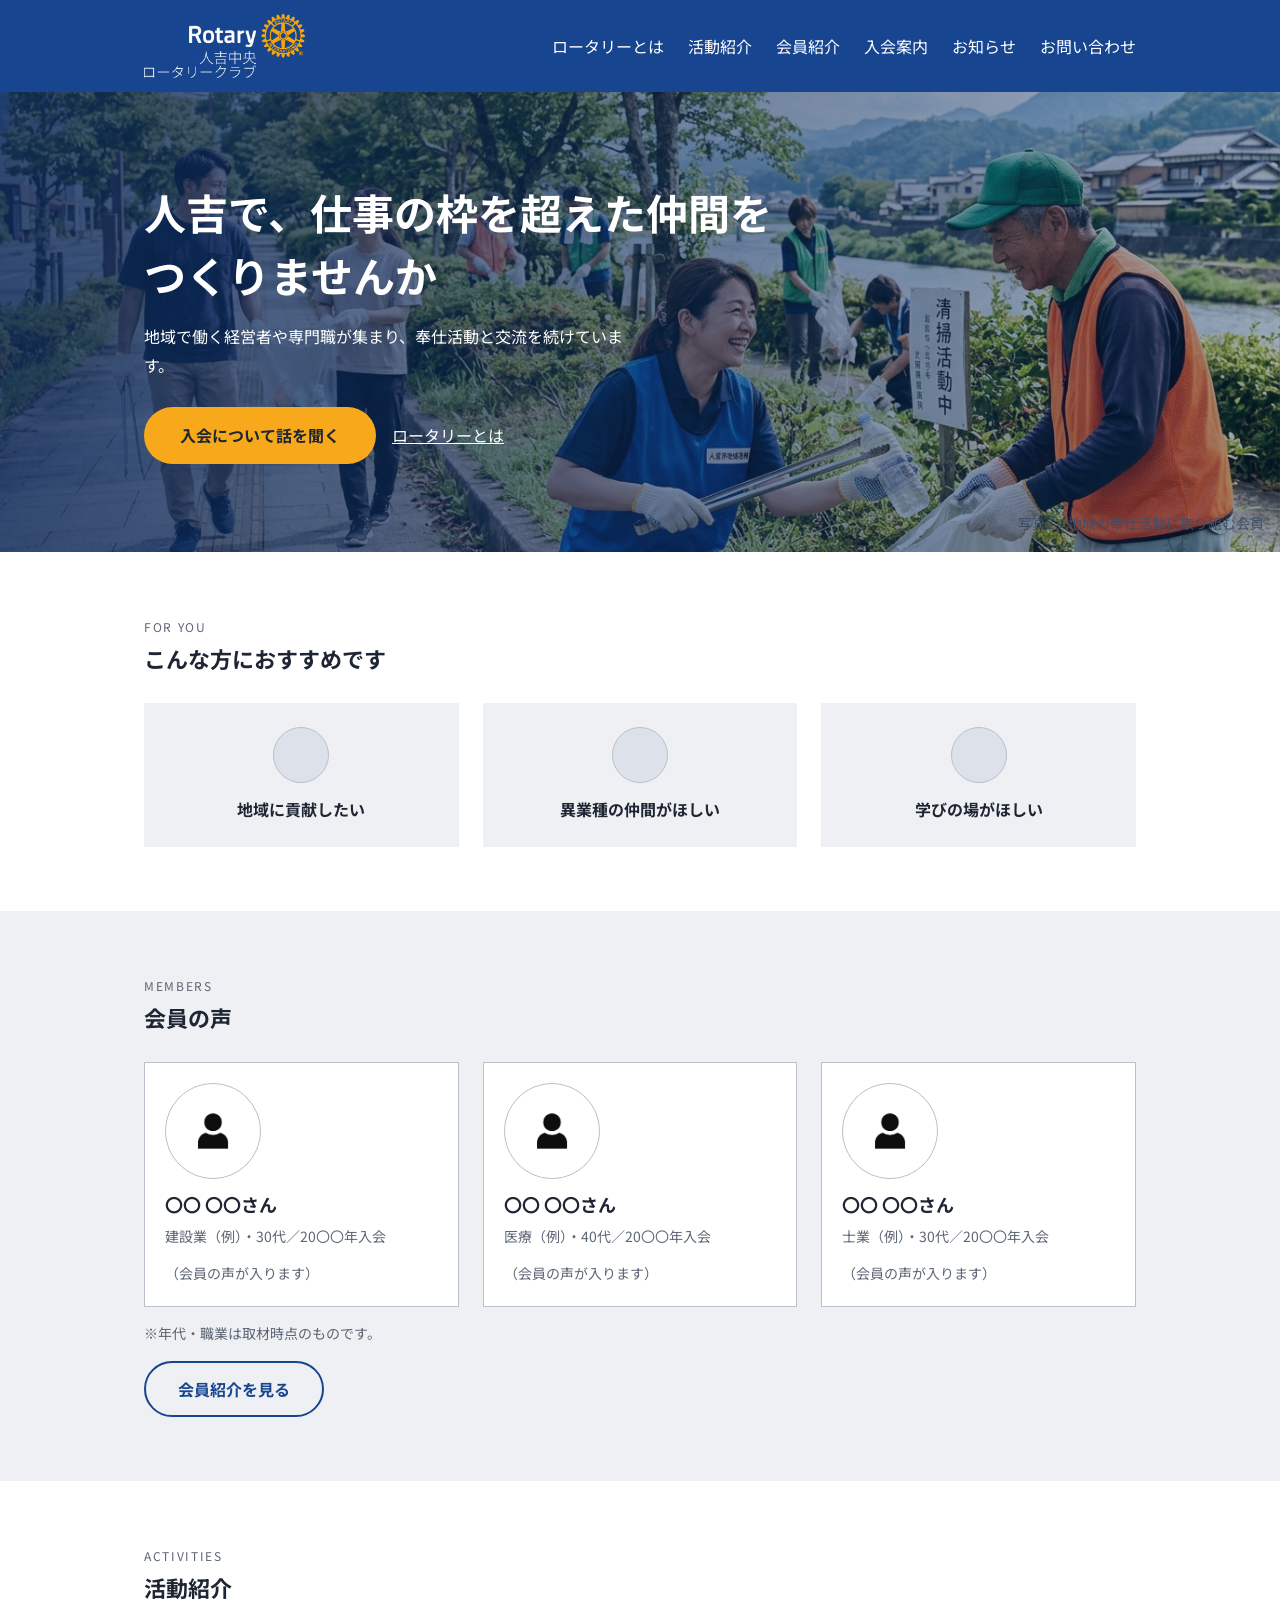
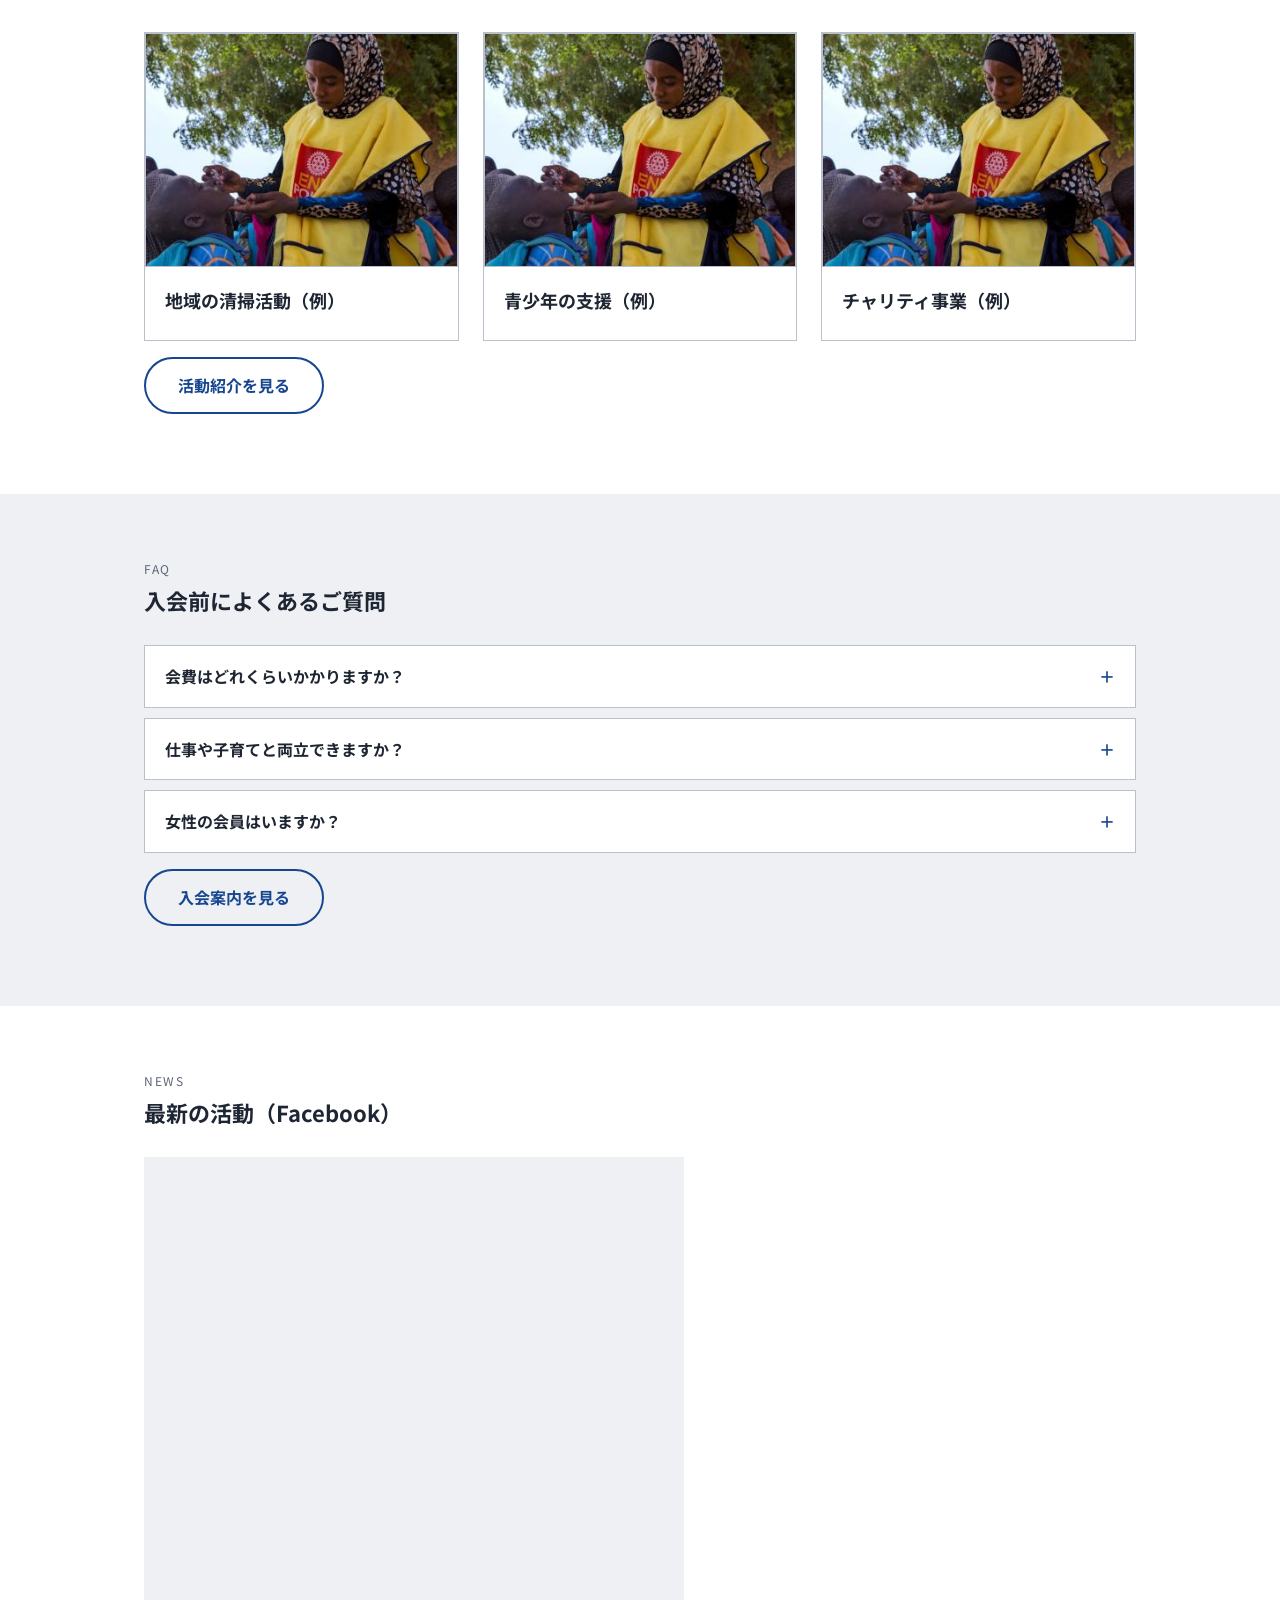
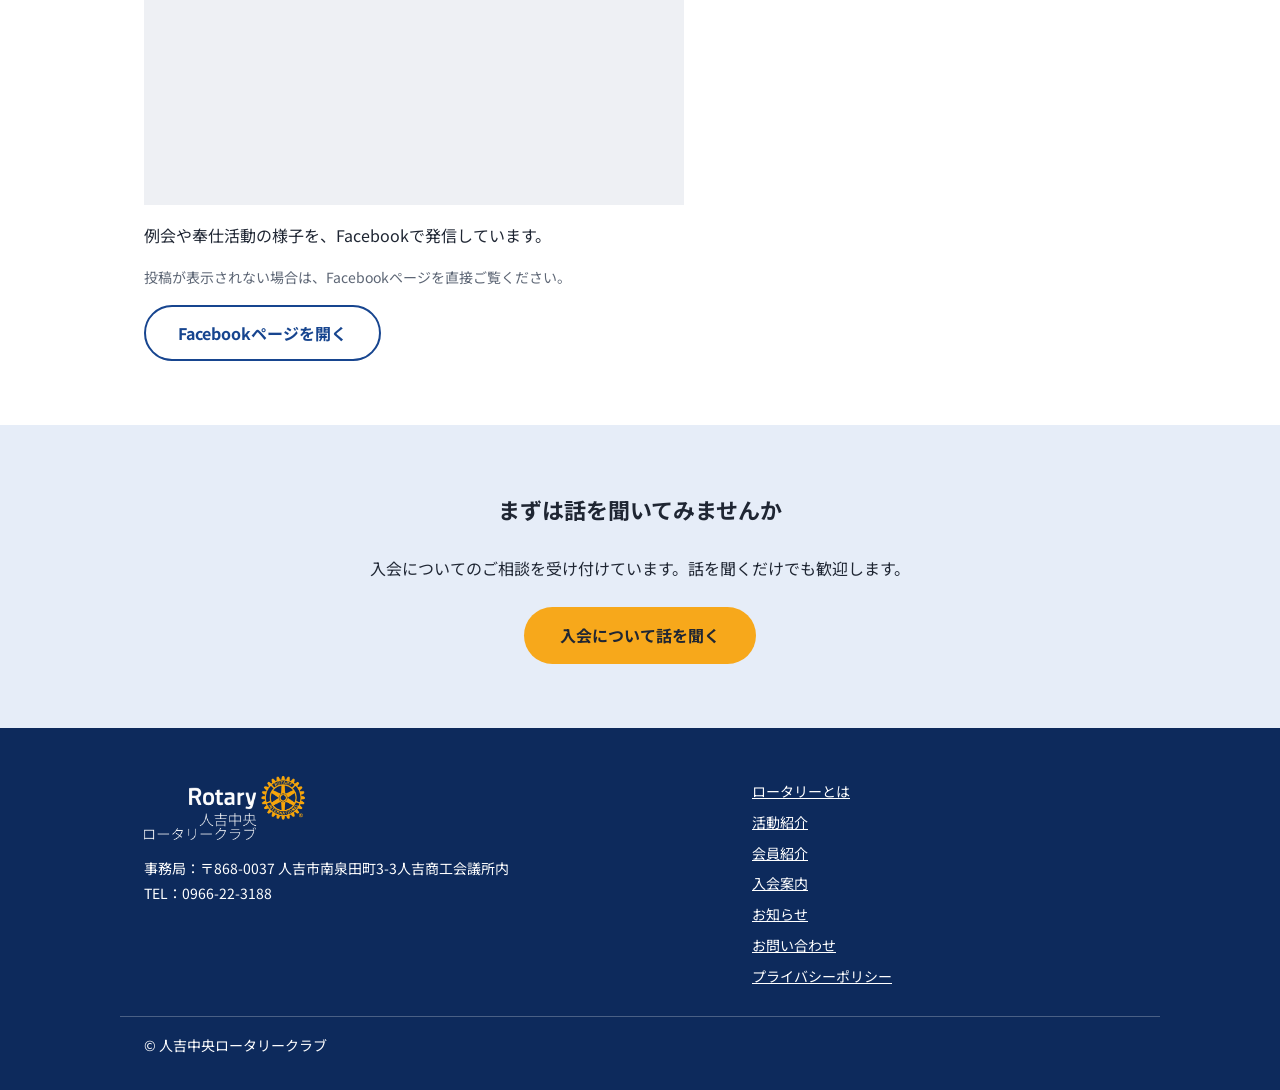
<file: index.html>
<!DOCTYPE html>
<html lang="ja">
  <head>
    <meta charset="utf-8">
    <meta name="viewport" content="width=device-width, initial-scale=1">
    <title>人吉で、仕事の枠を超えた仲間を｜人吉中央ロータリークラブ</title>
    <link rel="preconnect" href="https://fonts.googleapis.com">
    <link rel="preconnect" href="https://fonts.gstatic.com" crossorigin>
    <link href="https://fonts.googleapis.com/css2?family=Noto+Sans+JP:wght@400;500;700&display=swap" rel="stylesheet">
    <link rel="stylesheet" href="css/style.css">
  </head>
  <body class="hs">
    <header>
      <div class="wrap">
        <a class="logo" href="index.html" aria-label="人吉中央ロータリークラブ トップへ"><img src="assets/logo.png" alt="人吉中央ロータリークラブ（Rotary）"></a>
        <button class="mb" aria-expanded="false" aria-controls="gn">メニュー</button>
        <nav class="gnav" id="gn" aria-label="メインメニュー">
          <ul>
            <li><a href="about.html">ロータリーとは</a></li>
            <li><a href="activities.html">活動紹介</a></li>
            <li><a href="members.html">会員紹介</a></li>
            <li><a href="join.html">入会案内</a></li>
            <li><a href="news.html">お知らせ</a></li>
            <li><a href="contact.html">お問い合わせ</a></li>
          </ul>
        </nav>
      </div>
    </header>
    <main>
      <section class="hero" style="padding:0">
        <div class="slide on" role="img" aria-label="写真1：30〜40代の男女の会員が談笑している場面" style="background-image:url('assets/image1_sample.jpg');background-size:cover;background-position:center">写真1：30〜40代の男女の会員が談笑している場面</div>
        <div class="slide" role="img" aria-label="写真2：地域の奉仕活動に取り組む会員" style="background-image:url('assets/image2_sample.jpg');background-size:cover;background-position:center">写真2：地域の奉仕活動に取り組む会員</div>
        <div class="slide" role="img" aria-label="写真3：女性会員が例会で話している場面" style="background-image:url('assets/image3_sample.jpg');background-size:cover;background-position:center">写真3：女性会員が例会で話している場面</div>
        <div class="wrap">
          <h1>人吉で、仕事の枠を超えた仲間をつくりませんか</h1>
          <p>地域で働く経営者や専門職が集まり、奉仕活動と交流を続けています。</p>
          <a class="btn" href="contact.html">入会について話を聞く</a>
          <a class="lk" href="about.html">ロータリーとは</a>
        </div>
      </section>
      <section>
        <div class="wrap">
          <p class="lb">FOR YOU</p>
          <h2>こんな方におすすめです</h2>
          <div class="grid g3 tc">
            <div class="box">
              <span class="ico" aria-hidden="true"></span>
              <b>地域に貢献したい</b>
            </div>
            <div class="box">
              <span class="ico" aria-hidden="true"></span>
              <b>異業種の仲間がほしい</b>
            </div>
            <div class="box">
              <span class="ico" aria-hidden="true"></span>
              <b>学びの場がほしい</b>
            </div>
          </div>
        </div>
      </section>
      <section class="alt">
        <div class="wrap">
          <p class="lb">MEMBERS</p>
          <h2>会員の声</h2>
          <div class="grid g3">
            <article class="card">
              <div class="in">
                <div style="width:96px;margin-bottom:12px">
                  <div class="ph sq">
<img src="assets/images.png" alt="〇〇 〇〇さんの顔写真" width="96" height="96">
</div>
                </div>
                <h3>〇〇 〇〇さん</h3>
                <p class="sub" style="margin:0 0 12px">建設業（例）・30代／20〇〇年入会</p>
                <p class="sub" style="margin:0">（会員の声が入ります）</p>
              </div>
            </article>
            <article class="card">
              <div class="in">
                <div style="width:96px;margin-bottom:12px">
                  <div class="ph sq">
<img src="assets/images.png" alt="〇〇 〇〇さんの顔写真" width="96" height="96">
</div>
                </div>
                <h3>〇〇 〇〇さん</h3>
                <p class="sub" style="margin:0 0 12px">医療（例）・40代／20〇〇年入会</p>
                <p class="sub" style="margin:0">（会員の声が入ります）</p>
              </div>
            </article>
            <article class="card">
              <div class="in">
                <div style="width:96px;margin-bottom:12px">
                  <div class="ph sq">
<img src="assets/images.png" alt="〇〇 〇〇さんの顔写真" width="96" height="96">
</div>
                </div>
                <h3>〇〇 〇〇さん</h3>
                <p class="sub" style="margin:0 0 12px">士業（例）・30代／20〇〇年入会</p>
                <p class="sub" style="margin:0">（会員の声が入ります）</p>
              </div>
            </article>
          </div>
          <p class="sub">※年代・職業は取材時点のものです。</p>
          <a class="btn2" href="members.html">会員紹介を見る</a>
        </div>
      </section>
      <section>
        <div class="wrap">
          <p class="lb">ACTIVITIES</p>
          <h2>活動紹介</h2>
          <div class="grid g3">
            <article class="card">
              <div class="ph ">
<img src="assets/20170227_NG_017.jpg" alt="ロータリーの活動の様子" loading="lazy">
</div>
              <div class="in">
                <h3>地域の清掃活動（例）</h3>
              </div>
            </article>
            <article class="card">
              <div class="ph ">
<img src="assets/20170227_NG_017.jpg" alt="ロータリーの活動の様子" loading="lazy">
</div>
              <div class="in">
                <h3>青少年の支援（例）</h3>
              </div>
            </article>
            <article class="card">
              <div class="ph ">
<img src="assets/20170227_NG_017.jpg" alt="ロータリーの活動の様子" loading="lazy">
</div>
              <div class="in">
                <h3>チャリティ事業（例）</h3>
              </div>
            </article>
          </div>
          <p><a class="btn2" href="activities.html">活動紹介を見る</a></p>
        </div>
      </section>
      <section class="alt">
        <div class="wrap">
          <p class="lb">FAQ</p>
          <h2>入会前によくあるご質問</h2>
          <details>
            <summary>会費はどれくらいかかりますか？</summary>
            <p>金額は<a href="join.html">入会案内</a>にまとめています。最新の金額は、お問い合わせください。</p>
          </details>
          <details>
            <summary>仕事や子育てと両立できますか？</summary>
            <p>例会は月3回以上、水曜日の12:30からです。ご家庭や仕事の都合で欠席される方もいます。（クラブに要確認）</p>
          </details>
          <details>
            <summary>女性の会員はいますか？</summary>
            <p>はい、在籍しています。</p>
          </details>
          <p><a class="btn2" href="join.html">入会案内を見る</a></p>
        </div>
      </section>
      <section>
        <div class="wrap">
          <p class="lb">NEWS</p>
          <h2>最新の活動（Facebook）</h2>
          <div class="box" style="max-width:540px">
            <iframe title="人吉中央ロータリークラブのFacebook投稿" loading="lazy" src="https://www.facebook.com/plugins/page.php?href=https%3A%2F%2Fwww.facebook.com%2Fhitoyoshi.chuo.rc%2F&tabs=timeline&width=500&height=600&small_header=true&adapt_container_width=true&hide_cover=false&show_facepile=false&locale=ja_JP" width="500" height="600" style="border:0;width:100%;max-width:500px;height:600px;display:block;margin:0 auto" scrolling="no" allow="autoplay; clipboard-write; encrypted-media; picture-in-picture; web-share">
            </iframe>
          </div>
          <p>例会や奉仕活動の様子を、Facebookで発信しています。</p>
          <p class="sub">投稿が表示されない場合は、Facebookページを直接ご覧ください。</p>
          <a class="btn2" href="https://www.facebook.com/hitoyoshi.chuo.rc/" target="_blank" rel="noopener">Facebookページを開く</a>
        </div>
      </section>
      <section class="cta">
        <div class="wrap">
          <h2>まずは話を聞いてみませんか</h2>
          <p>入会についてのご相談を受け付けています。話を聞くだけでも歓迎します。</p>
          <a class="btn" href="contact.html">入会について話を聞く</a>
        </div>
      </section>
    </main>
    <footer>
      <div class="wrap">
        <div><img src="assets/logo.png" alt="人吉中央ロータリークラブ（Rotary）">事務局：〒868-0037 人吉市南泉田町3-3人吉商工会議所内<br>TEL：0966-22-3188</div>
        <ul>
          <li><a href="about.html">ロータリーとは</a></li>
          <li><a href="activities.html">活動紹介</a></li>
          <li><a href="members.html">会員紹介</a></li>
          <li><a href="join.html">入会案内</a></li>
          <li><a href="news.html">お知らせ</a></li>
          <li><a href="contact.html">お問い合わせ</a></li>
          <li><a href="privacy.html">プライバシーポリシー</a></li>
        </ul>
      </div>
      <div class="cp">© 人吉中央ロータリークラブ</div>
    </footer>
    <div class="fx">
      <a class="btn" href="contact.html">入会について話を聞く</a>
    </div>
    <script src="js/main.js"></script>
  </body>
</html>
</file>
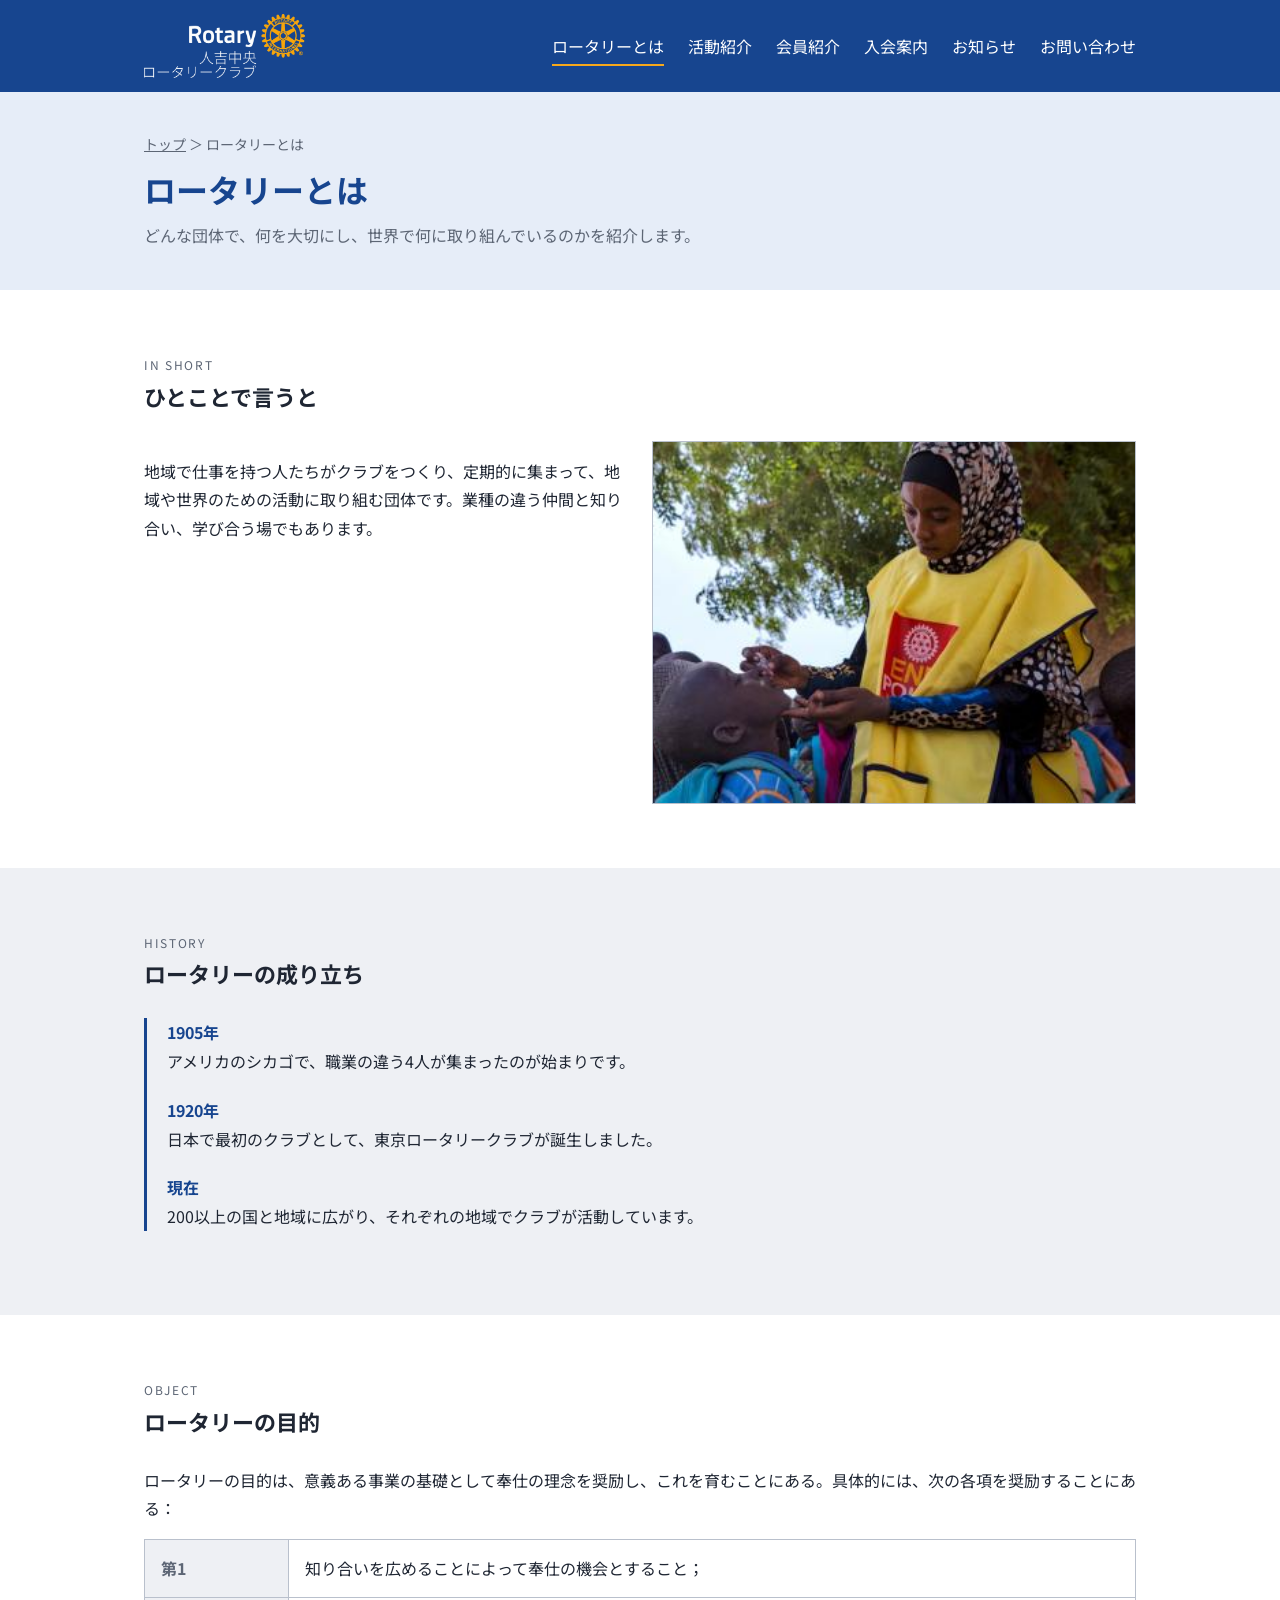
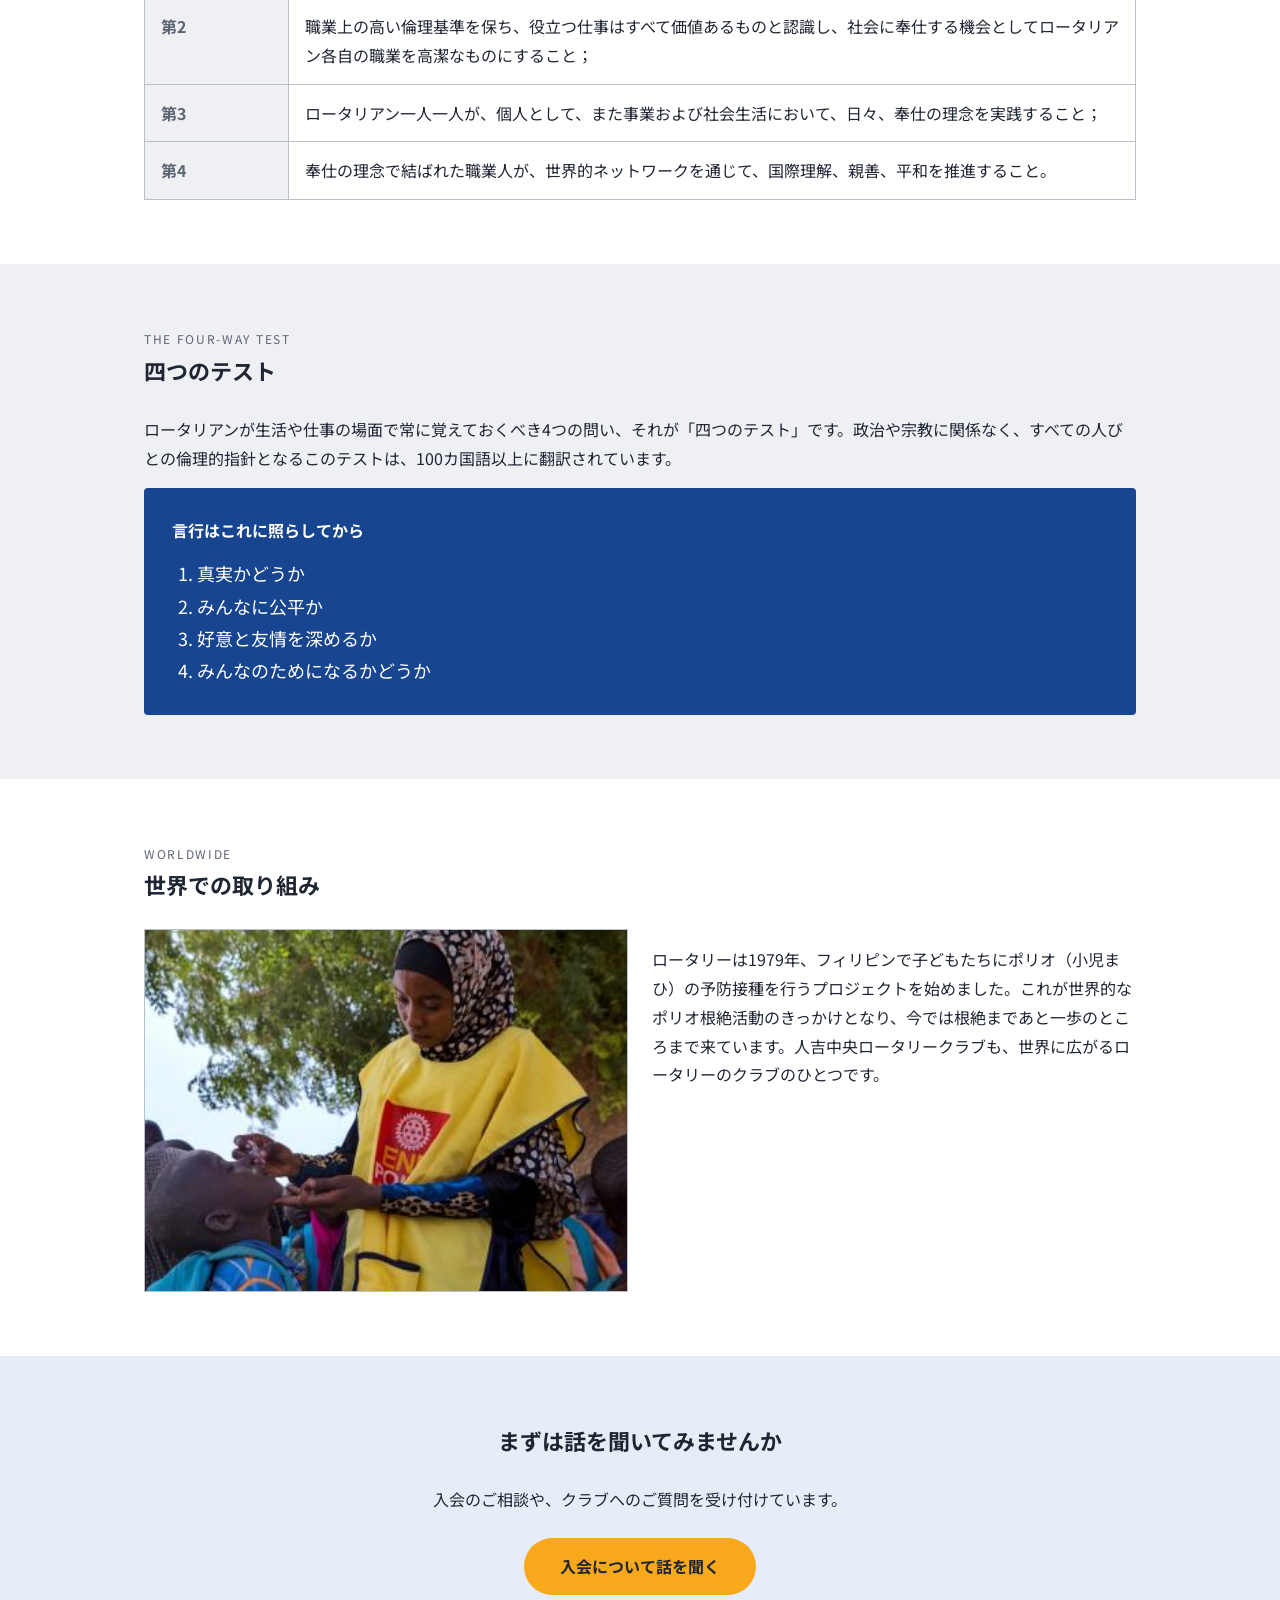
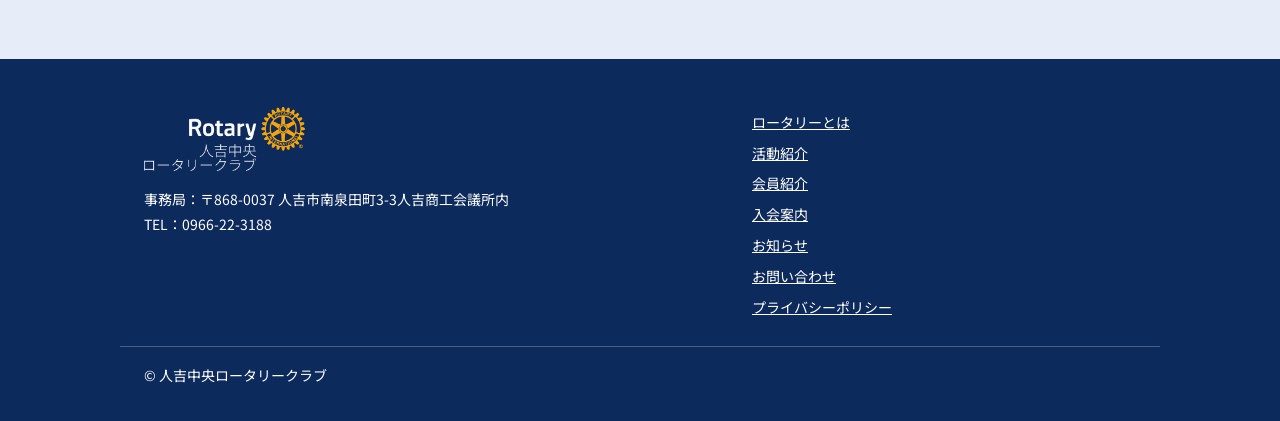
<file: about.html>
<!DOCTYPE html>
<html lang="ja">
  <head>
    <meta charset="utf-8">
    <meta name="viewport" content="width=device-width, initial-scale=1">
    <title>ロータリーとは｜人吉中央ロータリークラブ</title>
    <link rel="preconnect" href="https://fonts.googleapis.com">
    <link rel="preconnect" href="https://fonts.gstatic.com" crossorigin>
    <link href="https://fonts.googleapis.com/css2?family=Noto+Sans+JP:wght@400;500;700&display=swap" rel="stylesheet">
    <link rel="stylesheet" href="css/style.css">
  </head>
  <body class="hs">
    <header>
      <div class="wrap">
        <a class="logo" href="index.html" aria-label="人吉中央ロータリークラブ トップへ"><img src="assets/logo.png" alt="人吉中央ロータリークラブ（Rotary）"></a>
        <button class="mb" aria-expanded="false" aria-controls="gn">メニュー</button>
        <nav class="gnav" id="gn" aria-label="メインメニュー">
          <ul>
            <li><a href="about.html" aria-current="page">ロータリーとは</a></li>
            <li><a href="activities.html">活動紹介</a></li>
            <li><a href="members.html">会員紹介</a></li>
            <li><a href="join.html">入会案内</a></li>
            <li><a href="news.html">お知らせ</a></li>
            <li><a href="contact.html">お問い合わせ</a></li>
          </ul>
        </nav>
      </div>
    </header>
    <main>
      <div class="pt">
        <div class="wrap">
          <div class="crumb"><a href="index.html">トップ</a> ＞ ロータリーとは</div>
          <h1>ロータリーとは</h1>
          <p>どんな団体で、何を大切にし、世界で何に取り組んでいるのかを紹介します。</p>
        </div>
      </div>
      <section>
        <div class="wrap">
          <p class="lb">IN SHORT</p>
          <h2>ひとことで言うと</h2>
          <div class="grid g2">
            <p>地域で仕事を持つ人たちがクラブをつくり、定期的に集まって、地域や世界のための活動に取り組む団体です。業種の違う仲間と知り合い、学び合う場でもあります。</p>
            <div class="ph ">
<img src="assets/20170227_NG_017.jpg" alt="ロータリーの活動の様子" loading="lazy">
</div>
          </div>
        </div>
      </section>
      <section class="alt">
        <div class="wrap">
          <p class="lb">HISTORY</p>
          <h2>ロータリーの成り立ち</h2>
          <ul class="tl">
            <li><b>1905年</b>アメリカのシカゴで、職業の違う4人が集まったのが始まりです。</li>
            <li><b>1920年</b>日本で最初のクラブとして、東京ロータリークラブが誕生しました。</li>
            <li><b>現在</b>200以上の国と地域に広がり、それぞれの地域でクラブが活動しています。</li>
          </ul>
        </div>
      </section>
      <section>
        <div class="wrap">
          <p class="lb">OBJECT</p>
          <h2>ロータリーの目的</h2>
          <p>ロータリーの目的は、意義ある事業の基礎として奉仕の理念を奨励し、これを育むことにある。具体的には、次の各項を奨励することにある：</p>
          <table>
            <tr>
              <th>第1</th>
              <td>知り合いを広めることによって奉仕の機会とすること；</td>
            </tr>
            <tr>
              <th>第2</th>
              <td>職業上の高い倫理基準を保ち、役立つ仕事はすべて価値あるものと認識し、社会に奉仕する機会としてロータリアン各自の職業を高潔なものにすること；</td>
            </tr>
            <tr>
              <th>第3</th>
              <td>ロータリアン一人一人が、個人として、また事業および社会生活において、日々、奉仕の理念を実践すること；</td>
            </tr>
            <tr>
              <th>第4</th>
              <td>奉仕の理念で結ばれた職業人が、世界的ネットワークを通じて、国際理解、親善、平和を推進すること。</td>
            </tr>
          </table>
        </div>
      </section>
      <section class="alt">
        <div class="wrap">
          <p class="lb">THE FOUR-WAY TEST</p>
          <h2>四つのテスト</h2>
          <p>ロータリアンが生活や仕事の場面で常に覚えておくべき4つの問い、それが「四つのテスト」です。政治や宗教に関係なく、すべての人びとの倫理的指針となるこのテストは、100カ国語以上に翻訳されています。</p>
          <div class="test">
            <b>言行はこれに照らしてから</b>
            <ol>
              <li>真実かどうか</li>
              <li>みんなに公平か</li>
              <li>好意と友情を深めるか</li>
              <li>みんなのためになるかどうか</li>
            </ol>
          </div>
        </div>
      </section>
      <section>
        <div class="wrap">
          <p class="lb">WORLDWIDE</p>
          <h2>世界での取り組み</h2>
          <div class="grid g2">
            <div class="ph ">
<img src="assets/20170227_NG_017.jpg" alt="ロータリアンによるポリオ予防接種活動の様子" loading="lazy">
</div>
            <p>ロータリーは1979年、フィリピンで子どもたちにポリオ（小児まひ）の予防接種を行うプロジェクトを始めました。これが世界的なポリオ根絶活動のきっかけとなり、今では根絶まであと一歩のところまで来ています。人吉中央ロータリークラブも、世界に広がるロータリーのクラブのひとつです。</p>
          </div>
        </div>
      </section>
      <section class="cta">
        <div class="wrap">
          <h2>まずは話を聞いてみませんか</h2>
          <p>入会のご相談や、クラブへのご質問を受け付けています。</p>
          <a class="btn" href="contact.html">入会について話を聞く</a>
        </div>
      </section>
    </main>
    <footer>
      <div class="wrap">
        <div><img src="assets/logo.png" alt="人吉中央ロータリークラブ（Rotary）">事務局：〒868-0037 人吉市南泉田町3-3人吉商工会議所内<br>TEL：0966-22-3188</div>
        <ul>
          <li><a href="about.html">ロータリーとは</a></li>
          <li><a href="activities.html">活動紹介</a></li>
          <li><a href="members.html">会員紹介</a></li>
          <li><a href="join.html">入会案内</a></li>
          <li><a href="news.html">お知らせ</a></li>
          <li><a href="contact.html">お問い合わせ</a></li>
          <li><a href="privacy.html">プライバシーポリシー</a></li>
        </ul>
      </div>
      <div class="cp">© 人吉中央ロータリークラブ</div>
    </footer>
    <div class="fx">
      <a class="btn" href="contact.html">入会について話を聞く</a>
    </div>
    <script src="js/main.js"></script>
  </body>
</html>
</file>
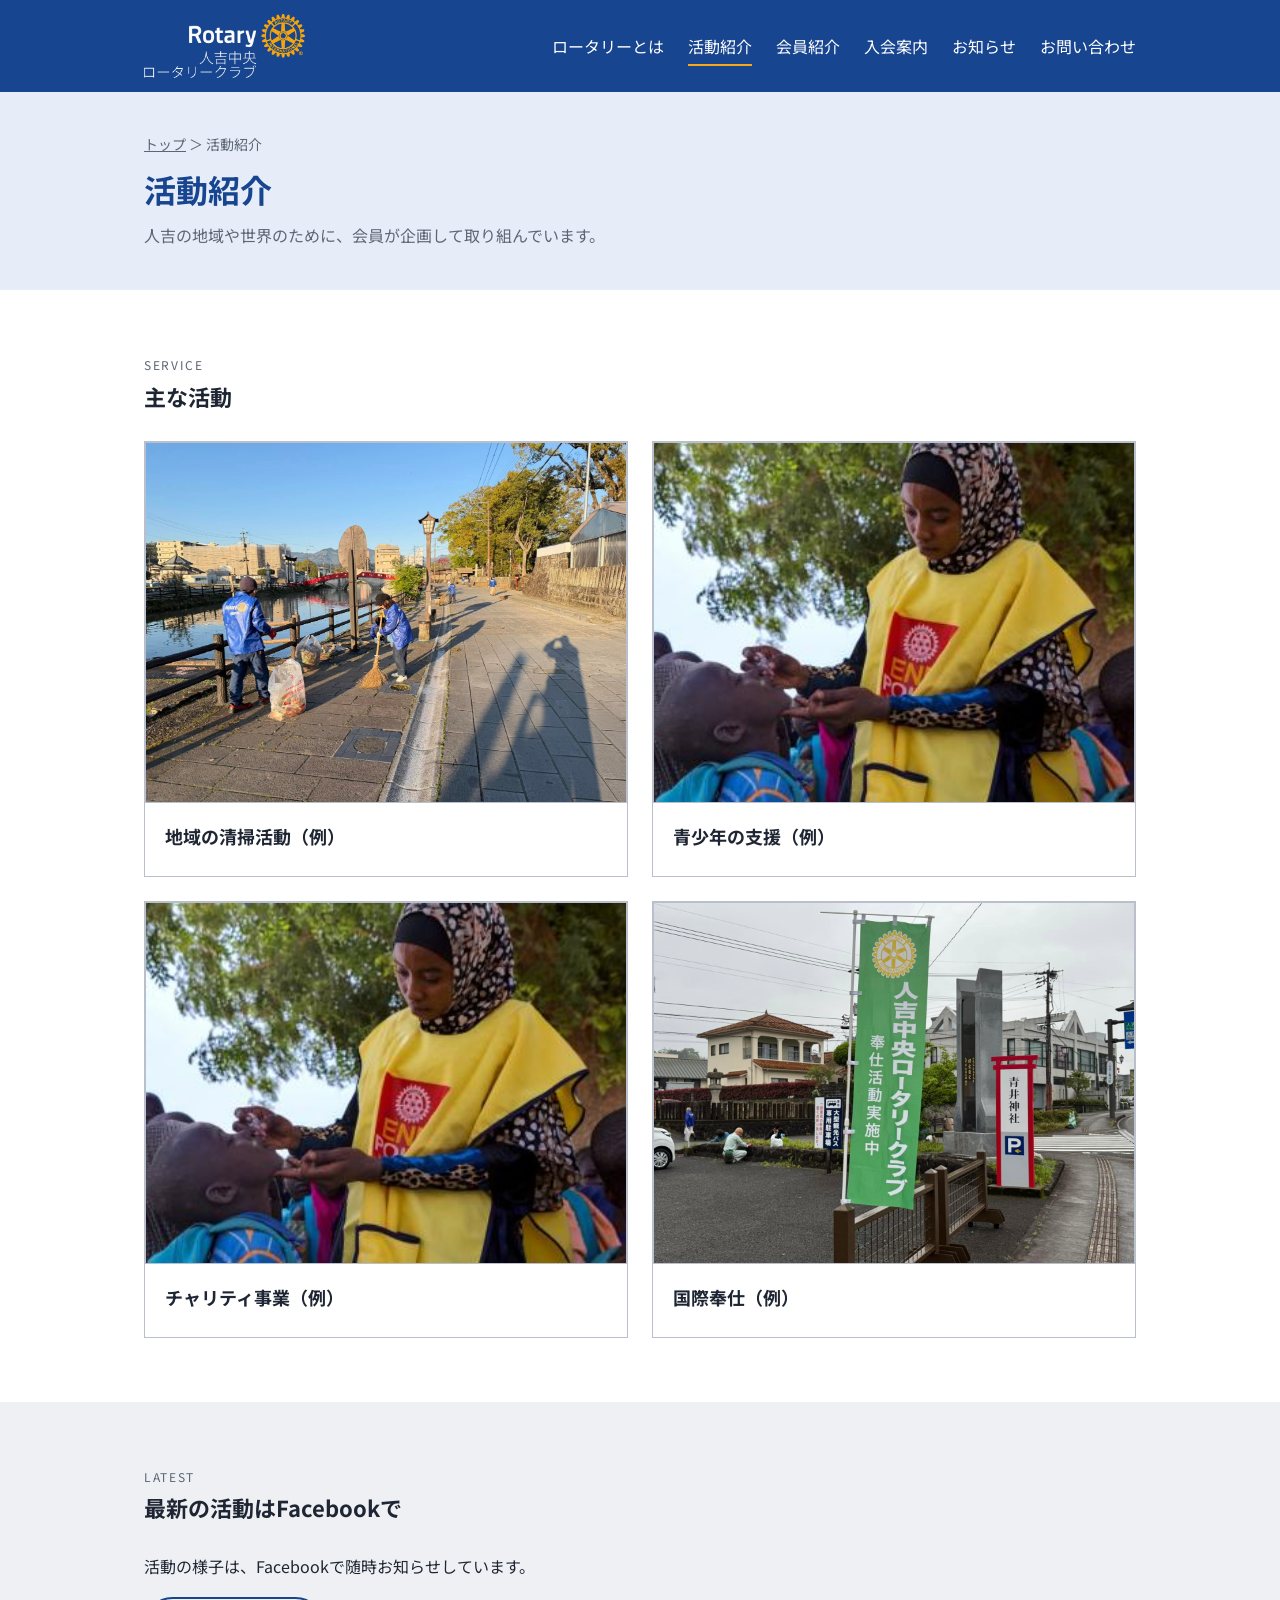
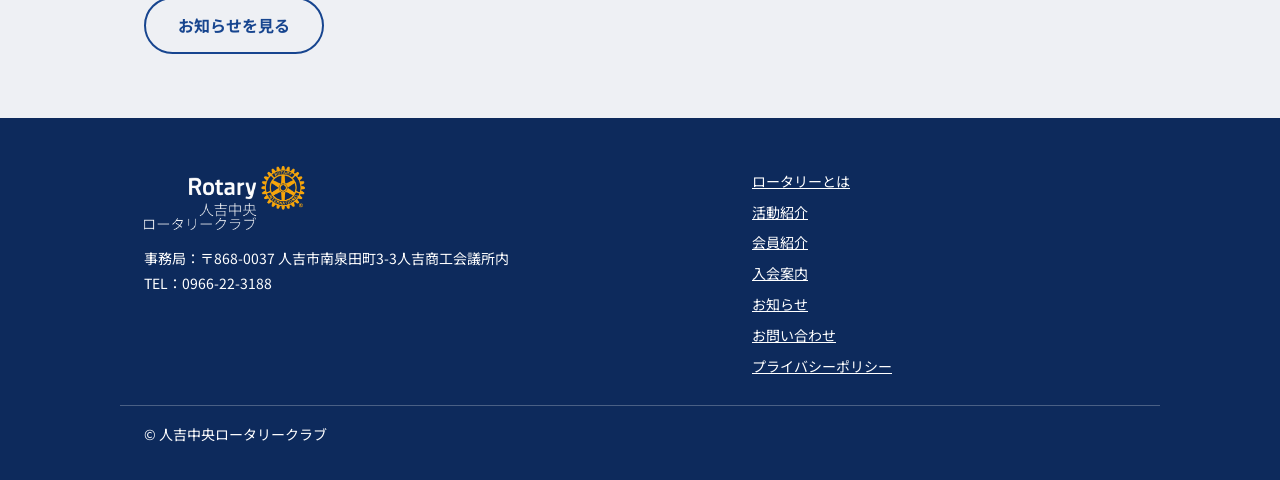
<file: activities.html>
<!DOCTYPE html>
<html lang="ja">
  <head>
    <meta charset="utf-8">
    <meta name="viewport" content="width=device-width, initial-scale=1">
    <title>活動紹介｜人吉中央ロータリークラブ</title>
    <link rel="preconnect" href="https://fonts.googleapis.com">
    <link rel="preconnect" href="https://fonts.gstatic.com" crossorigin>
    <link href="https://fonts.googleapis.com/css2?family=Noto+Sans+JP:wght@400;500;700&display=swap" rel="stylesheet">
    <link rel="stylesheet" href="css/style.css">
  </head>
  <body class="hs">
    <header>
      <div class="wrap">
        <a class="logo" href="index.html" aria-label="人吉中央ロータリークラブ トップへ"><img src="assets/logo.png" alt="人吉中央ロータリークラブ（Rotary）"></a>
        <button class="mb" aria-expanded="false" aria-controls="gn">メニュー</button>
        <nav class="gnav" id="gn" aria-label="メインメニュー">
          <ul>
            <li><a href="about.html">ロータリーとは</a></li>
            <li><a href="activities.html" aria-current="page">活動紹介</a></li>
            <li><a href="members.html">会員紹介</a></li>
            <li><a href="join.html">入会案内</a></li>
            <li><a href="news.html">お知らせ</a></li>
            <li><a href="contact.html">お問い合わせ</a></li>
          </ul>
        </nav>
      </div>
    </header>
    <main>
      <div class="pt">
        <div class="wrap">
          <div class="crumb"><a href="index.html">トップ</a> ＞ 活動紹介</div>
          <h1>活動紹介</h1>
          <p>人吉の地域や世界のために、会員が企画して取り組んでいます。</p>
        </div>
      </div>
      <section>
        <div class="wrap">
          <p class="lb">SERVICE</p>
          <h2>主な活動</h2>
          <div class="grid g2">
            <article class="card">
              <div class="ph ">
<img src="assets/seisou.jpg" alt="ロータリーの活動の様子" loading="lazy">
</div>
              <div class="in">
                <h3>地域の清掃活動（例）</h3>
              </div>
            </article>
            <article class="card">
              <div class="ph ">
<img src="assets/20170227_NG_017.jpg" alt="ロータリーの活動の様子" loading="lazy">
</div>
              <div class="in">
                <h3>青少年の支援（例）</h3>
              </div>
            </article>
            <article class="card">
              <div class="ph ">
<img src="assets/20170227_NG_017.jpg" alt="ロータリーの活動の様子" loading="lazy">
</div>
              <div class="in">
                <h3>チャリティ事業（例）</h3>
              </div>
            </article>
            <article class="card">
              <div class="ph ">
<img src="assets/housi.jpg" alt="ロータリーの活動の様子" loading="lazy">
</div>
              <div class="in">
                <h3>国際奉仕（例）</h3>
              </div>
            </article>
          </div>
        </div>
      </section>
      <section class="alt">
        <div class="wrap">
          <p class="lb">LATEST</p>
          <h2>最新の活動はFacebookで</h2>
          <p>活動の様子は、Facebookで随時お知らせしています。</p>
          <a class="btn2" href="news.html">お知らせを見る</a>
        </div>
      </section>
    </main>
    <footer>
      <div class="wrap">
        <div><img src="assets/logo.png" alt="人吉中央ロータリークラブ（Rotary）">事務局：〒868-0037 人吉市南泉田町3-3人吉商工会議所内<br>TEL：0966-22-3188</div>
        <ul>
          <li><a href="about.html">ロータリーとは</a></li>
          <li><a href="activities.html">活動紹介</a></li>
          <li><a href="members.html">会員紹介</a></li>
          <li><a href="join.html">入会案内</a></li>
          <li><a href="news.html">お知らせ</a></li>
          <li><a href="contact.html">お問い合わせ</a></li>
          <li><a href="privacy.html">プライバシーポリシー</a></li>
        </ul>
      </div>
      <div class="cp">© 人吉中央ロータリークラブ</div>
    </footer>
    <div class="fx">
      <a class="btn" href="contact.html">入会について話を聞く</a>
    </div>
    <script src="js/main.js"></script>
  </body>
</html>
</file>
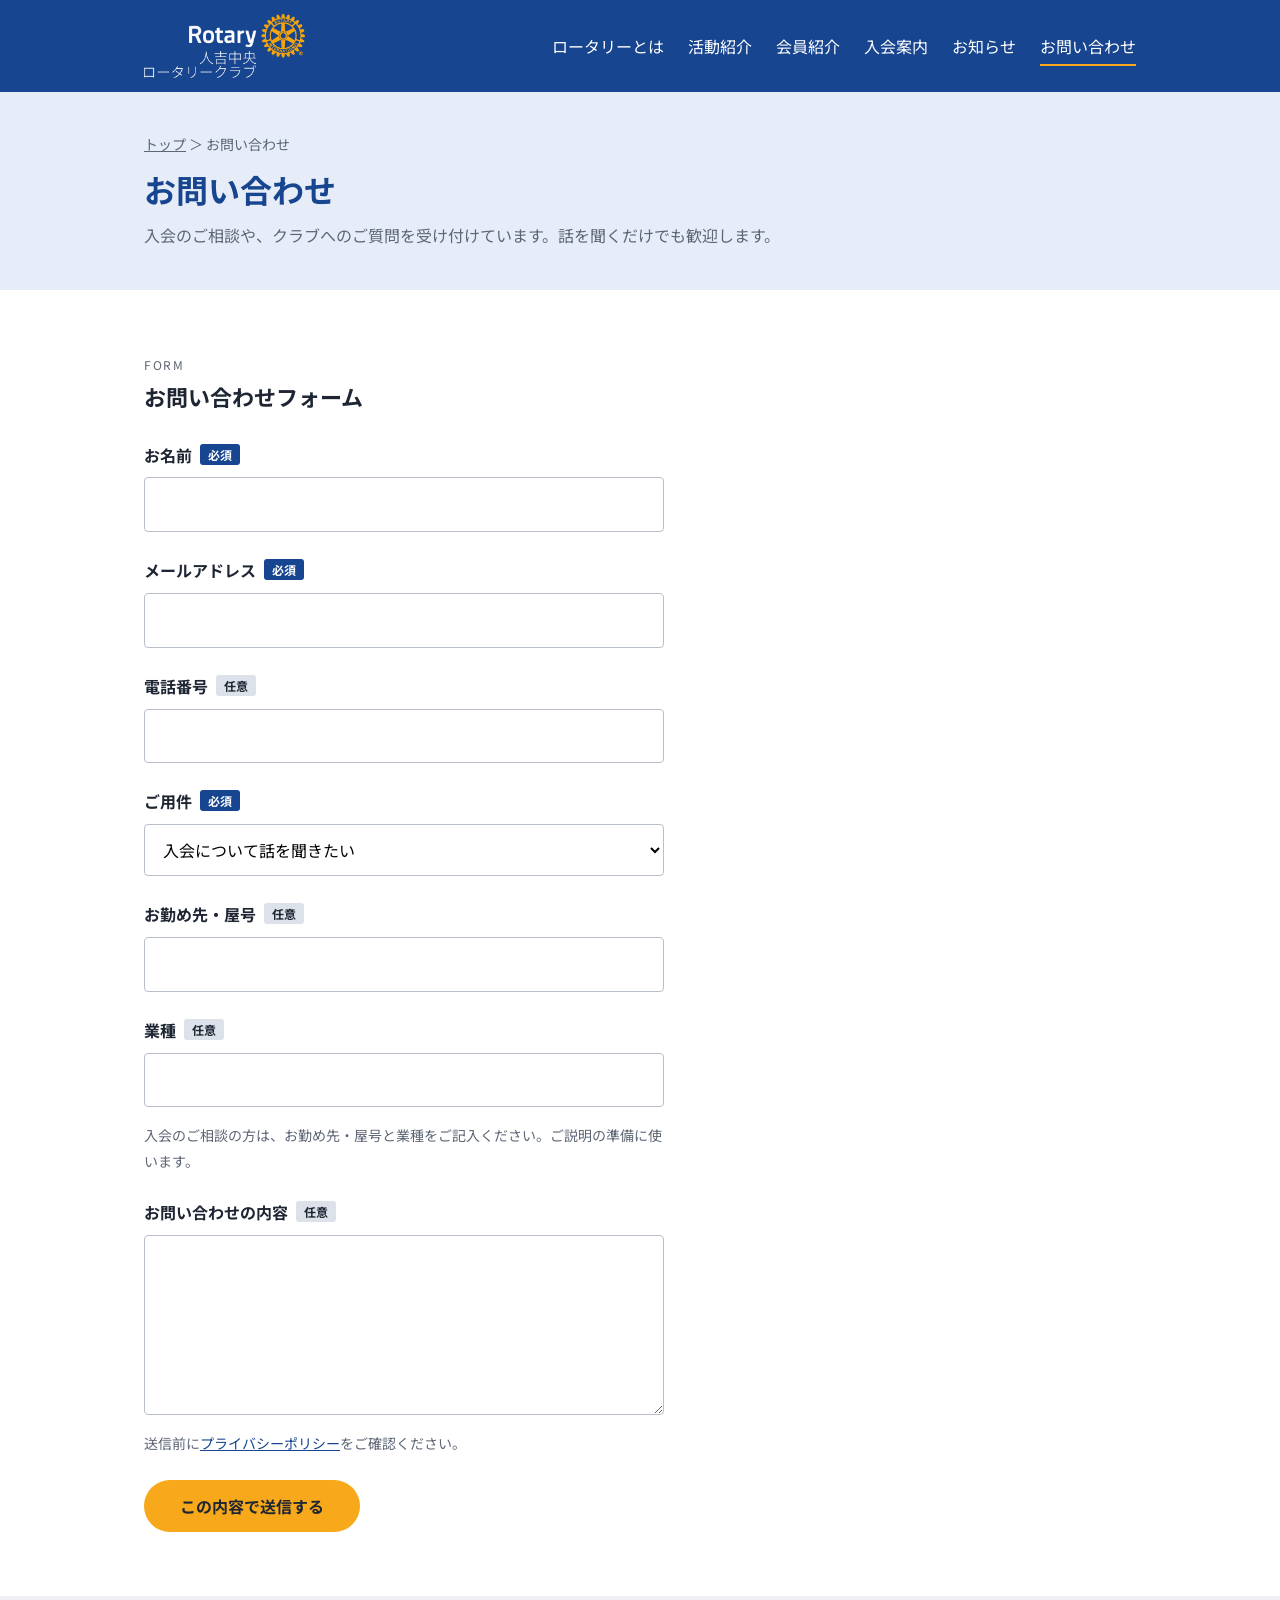
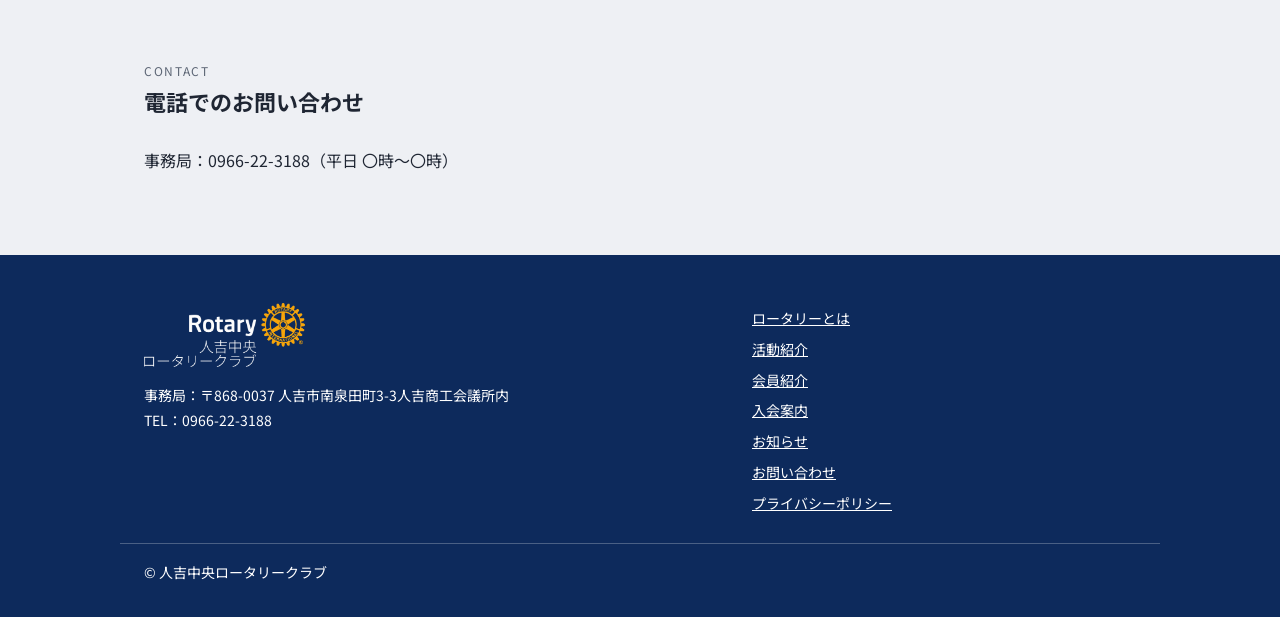
<file: contact.html>
<!DOCTYPE html>
<html lang="ja">
  <head>
    <meta charset="utf-8">
    <meta name="viewport" content="width=device-width, initial-scale=1">
    <title>お問い合わせ｜人吉中央ロータリークラブ</title>
    <link rel="preconnect" href="https://fonts.googleapis.com">
    <link rel="preconnect" href="https://fonts.gstatic.com" crossorigin>
    <link href="https://fonts.googleapis.com/css2?family=Noto+Sans+JP:wght@400;500;700&display=swap" rel="stylesheet">
    <link rel="stylesheet" href="css/style.css">
  </head>
  <body>
    <header>
      <div class="wrap">
        <a class="logo" href="index.html" aria-label="人吉中央ロータリークラブ トップへ"><img src="assets/logo.png" alt="人吉中央ロータリークラブ（Rotary）"></a>
        <button class="mb" aria-expanded="false" aria-controls="gn">メニュー</button>
        <nav class="gnav" id="gn" aria-label="メインメニュー">
          <ul>
            <li><a href="about.html">ロータリーとは</a></li>
            <li><a href="activities.html">活動紹介</a></li>
            <li><a href="members.html">会員紹介</a></li>
            <li><a href="join.html">入会案内</a></li>
            <li><a href="news.html">お知らせ</a></li>
            <li><a href="contact.html" aria-current="page">お問い合わせ</a></li>
          </ul>
        </nav>
      </div>
    </header>
    <main>
      <div class="pt">
        <div class="wrap">
          <div class="crumb"><a href="index.html">トップ</a> ＞ お問い合わせ</div>
          <h1>お問い合わせ</h1>
          <p>入会のご相談や、クラブへのご質問を受け付けています。話を聞くだけでも歓迎します。</p>
        </div>
      </div>
      <section>
        <div class="wrap">
          <p class="lb">FORM</p>
          <h2>お問い合わせフォーム</h2>
          <!-- 送信先は未設定です（WordPressのContact Form 7や、フォームサービスに置き換えます） -->
          <form class="fm" action="#" method="post">
            <label>お名前<em class="r">必須</em><input type="text" name="name" autocomplete="name" required></label>
            <label>メールアドレス<em class="r">必須</em><input type="email" name="email" autocomplete="email" required></label>
            <label>電話番号<em class="o">任意</em><input type="tel" name="tel" autocomplete="tel"></label>
            <label>ご用件<em class="r">必須</em><select name="kind" required><option>入会について話を聞きたい</option><option>活動について知りたい</option><option>その他</option></select></label>
            <label>お勤め先・屋号<em class="o">任意</em><input type="text" name="company" autocomplete="organization"></label>
            <label>業種<em class="o">任意</em><input type="text" name="industry"></label>
            <p class="note">入会のご相談の方は、お勤め先・屋号と業種をご記入ください。ご説明の準備に使います。</p>
            <label>お問い合わせの内容<em class="o">任意</em><textarea name="message"></textarea></label>
            <p class="note">送信前に<a href="privacy.html">プライバシーポリシー</a>をご確認ください。</p>
            <button class="btn" type="submit">この内容で送信する</button>
          </form>
        </div>
      </section>
      <section class="alt">
        <div class="wrap">
          <p class="lb">CONTACT</p>
          <h2>電話でのお問い合わせ</h2>
          <p>事務局：0966-22-3188（平日 〇時〜〇時）</p>
        </div>
      </section>
    </main>
    <footer>
      <div class="wrap">
        <div><img src="assets/logo.png" alt="人吉中央ロータリークラブ（Rotary）">事務局：〒868-0037 人吉市南泉田町3-3人吉商工会議所内<br>TEL：0966-22-3188</div>
        <ul>
          <li><a href="about.html">ロータリーとは</a></li>
          <li><a href="activities.html">活動紹介</a></li>
          <li><a href="members.html">会員紹介</a></li>
          <li><a href="join.html">入会案内</a></li>
          <li><a href="news.html">お知らせ</a></li>
          <li><a href="contact.html">お問い合わせ</a></li>
          <li><a href="privacy.html">プライバシーポリシー</a></li>
        </ul>
      </div>
      <div class="cp">© 人吉中央ロータリークラブ</div>
    </footer>
    <script src="js/main.js"></script>
  </body>
</html>
</file>
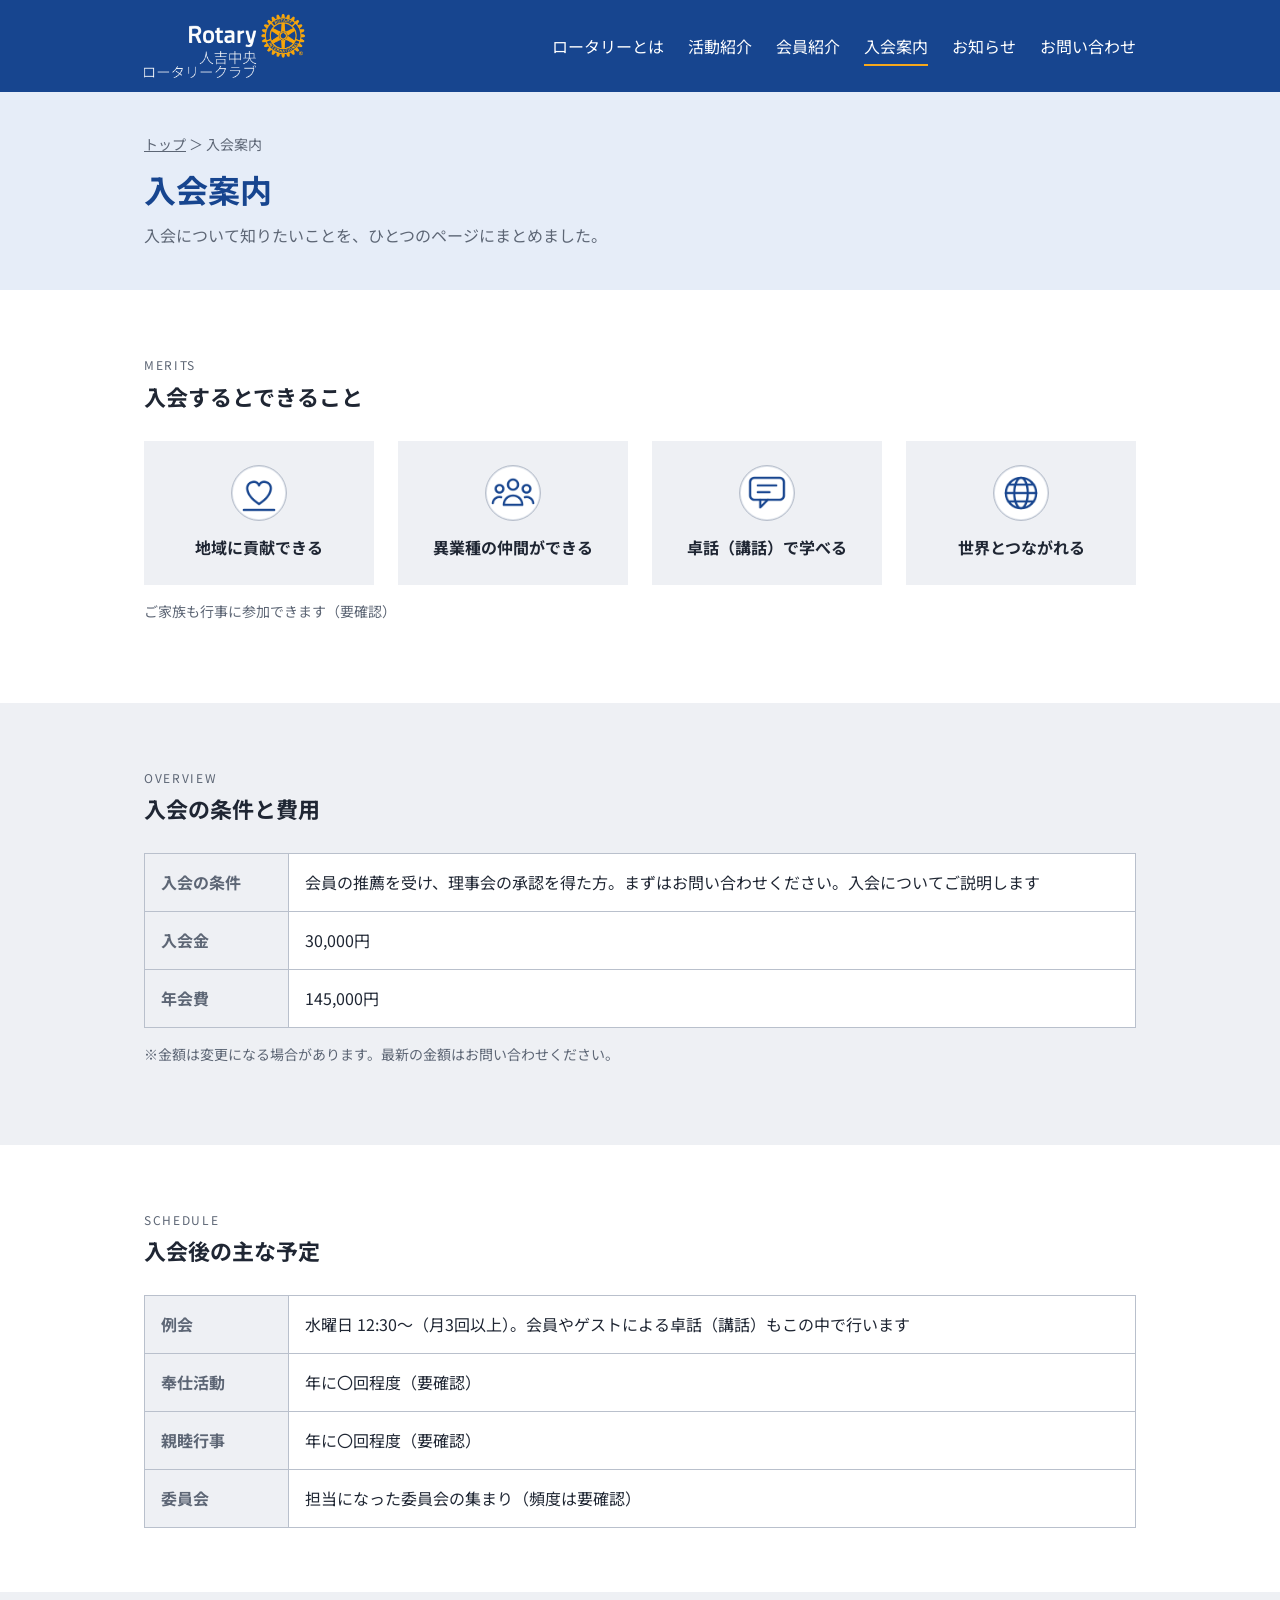
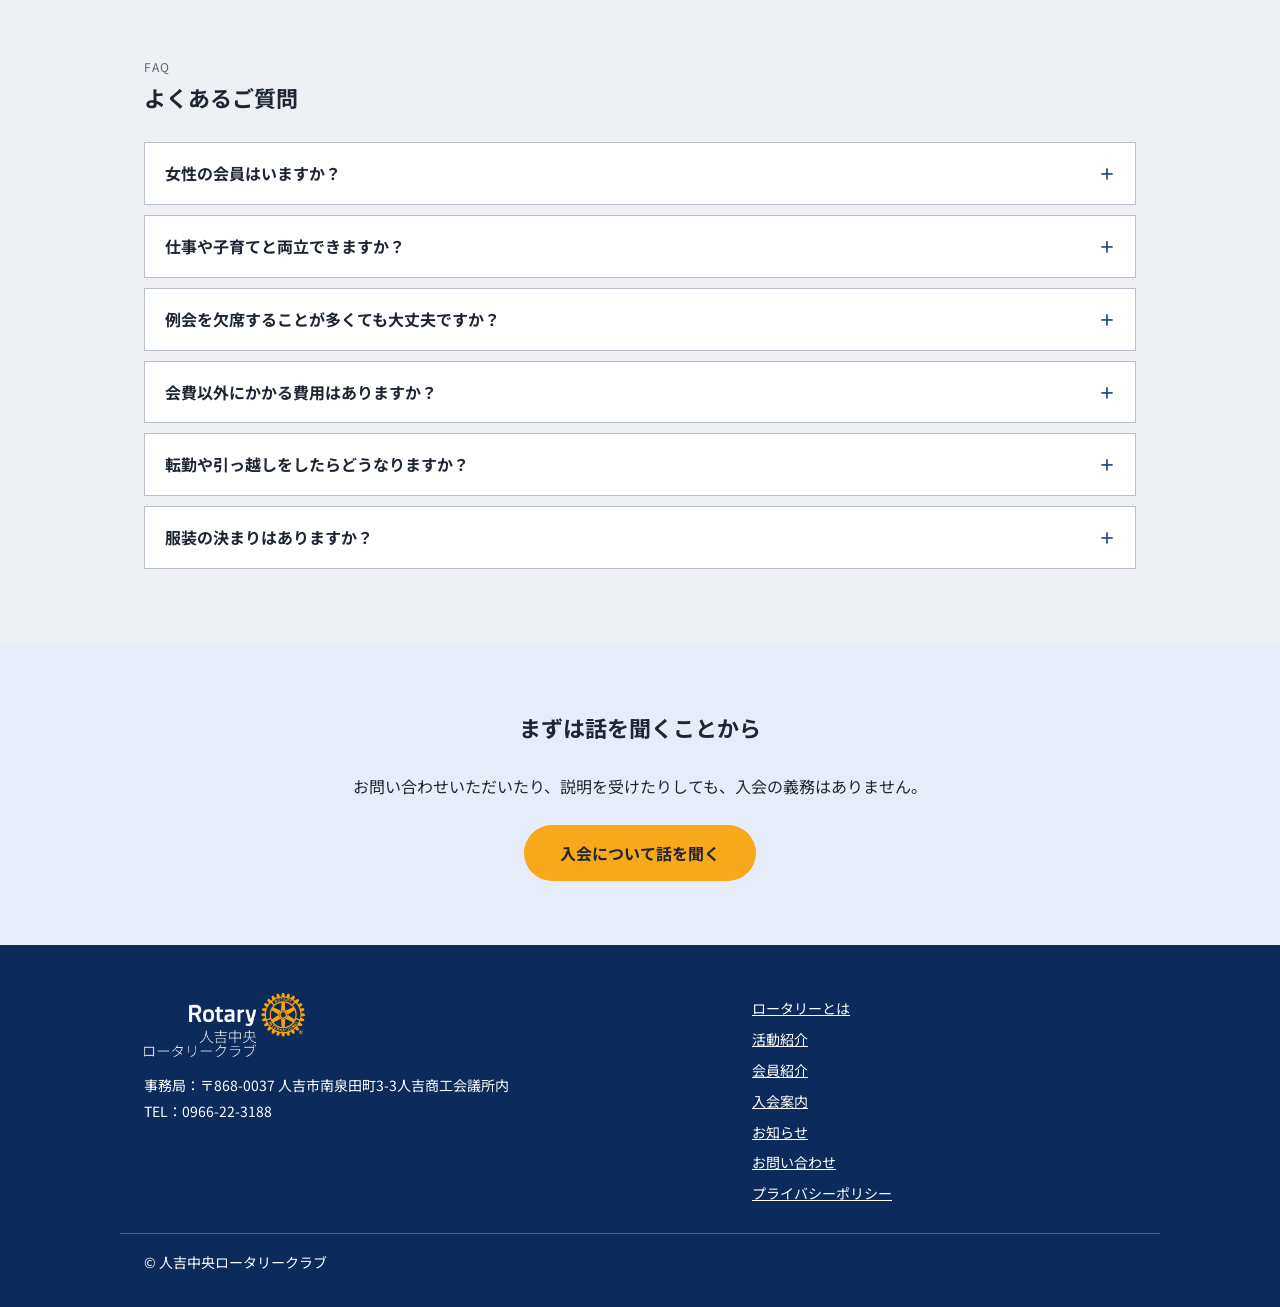
<file: join.html>
<!DOCTYPE html>
<html lang="ja">
  <head>
    <meta charset="utf-8">
    <meta name="viewport" content="width=device-width, initial-scale=1">
    <title>入会案内｜人吉中央ロータリークラブ</title>
    <link rel="preconnect" href="https://fonts.googleapis.com">
    <link rel="preconnect" href="https://fonts.gstatic.com" crossorigin>
    <link href="https://fonts.googleapis.com/css2?family=Noto+Sans+JP:wght@400;500;700&display=swap" rel="stylesheet">
    <link rel="stylesheet" href="css/style.css">
  </head>
  <body class="hs">
    <header>
      <div class="wrap">
        <a class="logo" href="index.html" aria-label="人吉中央ロータリークラブ トップへ"><img src="assets/logo.png" alt="人吉中央ロータリークラブ（Rotary）"></a>
        <button class="mb" aria-expanded="false" aria-controls="gn">メニュー</button>
        <nav class="gnav" id="gn" aria-label="メインメニュー">
          <ul>
            <li><a href="about.html">ロータリーとは</a></li>
            <li><a href="activities.html">活動紹介</a></li>
            <li><a href="members.html">会員紹介</a></li>
            <li><a href="join.html" aria-current="page">入会案内</a></li>
            <li><a href="news.html">お知らせ</a></li>
            <li><a href="contact.html">お問い合わせ</a></li>
          </ul>
        </nav>
      </div>
    </header>
    <main>
      <div class="pt">
        <div class="wrap">
          <div class="crumb"><a href="index.html">トップ</a> ＞ 入会案内</div>
          <h1>入会案内</h1>
          <p>入会について知りたいことを、ひとつのページにまとめました。</p>
        </div>
      </div>
      <section>
        <div class="wrap">
          <p class="lb">MERITS</p>
          <h2>入会するとできること</h2>
          <div class="grid g4 tc">
            <div class="box">
              <img class="ico" src="assets/contribute.png" alt="" width="56" height="56">
              <b>地域に貢献できる</b>
            </div>
            <div class="box">
              <img class="ico" src="assets/network.png" alt="" width="56" height="56">
              <b>異業種の仲間ができる</b>
            </div>
            <div class="box">
              <img class="ico" src="assets/learn.png" alt="" width="56" height="56">
              <b>卓話（講話）で学べる</b>
            </div>
            <div class="box">
              <img class="ico" src="assets/world.png" alt="" width="56" height="56">
              <b>世界とつながれる</b>
            </div>
          </div>
          <p class="sub">ご家族も行事に参加できます（要確認）</p>
        </div>
      </section>
      <section class="alt">
        <div class="wrap">
          <p class="lb">OVERVIEW</p>
          <h2>入会の条件と費用</h2>
          <table>
            <tr>
              <th>入会の条件</th>
              <td>会員の推薦を受け、理事会の承認を得た方。まずはお問い合わせください。入会についてご説明します</td>
            </tr>
            <tr>
              <th>入会金</th>
              <td>30,000円</td>
            </tr>
            <tr>
              <th>年会費</th>
              <td>145,000円</td>
            </tr>
          </table>
          <p class="sub">※金額は変更になる場合があります。最新の金額はお問い合わせください。</p>
        </div>
      </section>
      <section>
        <div class="wrap">
          <p class="lb">SCHEDULE</p>
          <h2>入会後の主な予定</h2>
          <table>
            <tr>
              <th>例会</th>
              <td>水曜日 12:30〜（月3回以上）。会員やゲストによる卓話（講話）もこの中で行います</td>
            </tr>
            <tr>
              <th>奉仕活動</th>
              <td>年に〇回程度（要確認）</td>
            </tr>
            <tr>
              <th>親睦行事</th>
              <td>年に〇回程度（要確認）</td>
            </tr>
            <tr>
              <th>委員会</th>
              <td>担当になった委員会の集まり（頻度は要確認）</td>
            </tr>
          </table>
        </div>
      </section>
      <section class="alt">
        <div class="wrap">
          <p class="lb">FAQ</p>
          <h2>よくあるご質問</h2>
          <details>
            <summary>女性の会員はいますか？</summary>
            <p>はい、在籍しています。</p>
          </details>
          <details>
            <summary>仕事や子育てと両立できますか？</summary>
            <p>例会は月3回以上、水曜日の12:30からです。ご家庭や仕事の都合で欠席される方もいます。（クラブに要確認）</p>
          </details>
          <details>
            <summary>例会を欠席することが多くても大丈夫ですか？</summary>
            <p>（クラブに確認して記入します）</p>
          </details>
          <details>
            <summary>会費以外にかかる費用はありますか？</summary>
            <p>（クラブに確認して記入します）</p>
          </details>
          <details>
            <summary>転勤や引っ越しをしたらどうなりますか？</summary>
            <p>（クラブに確認して記入します）</p>
          </details>
          <details>
            <summary>服装の決まりはありますか？</summary>
            <p>（クラブに確認して記入します）</p>
          </details>
        </div>
      </section>
      <section class="cta">
        <div class="wrap">
          <h2>まずは話を聞くことから</h2>
          <p>お問い合わせいただいたり、説明を受けたりしても、入会の義務はありません。</p>
          <a class="btn" href="contact.html">入会について話を聞く</a>
        </div>
      </section>
    </main>
    <footer>
      <div class="wrap">
        <div><img src="assets/logo.png" alt="人吉中央ロータリークラブ（Rotary）">事務局：〒868-0037 人吉市南泉田町3-3人吉商工会議所内<br>TEL：0966-22-3188</div>
        <ul>
          <li><a href="about.html">ロータリーとは</a></li>
          <li><a href="activities.html">活動紹介</a></li>
          <li><a href="members.html">会員紹介</a></li>
          <li><a href="join.html">入会案内</a></li>
          <li><a href="news.html">お知らせ</a></li>
          <li><a href="contact.html">お問い合わせ</a></li>
          <li><a href="privacy.html">プライバシーポリシー</a></li>
        </ul>
      </div>
      <div class="cp">© 人吉中央ロータリークラブ</div>
    </footer>
    <div class="fx">
      <a class="btn" href="contact.html">入会について話を聞く</a>
    </div>
    <script src="js/main.js"></script>
  </body>
</html>
</file>
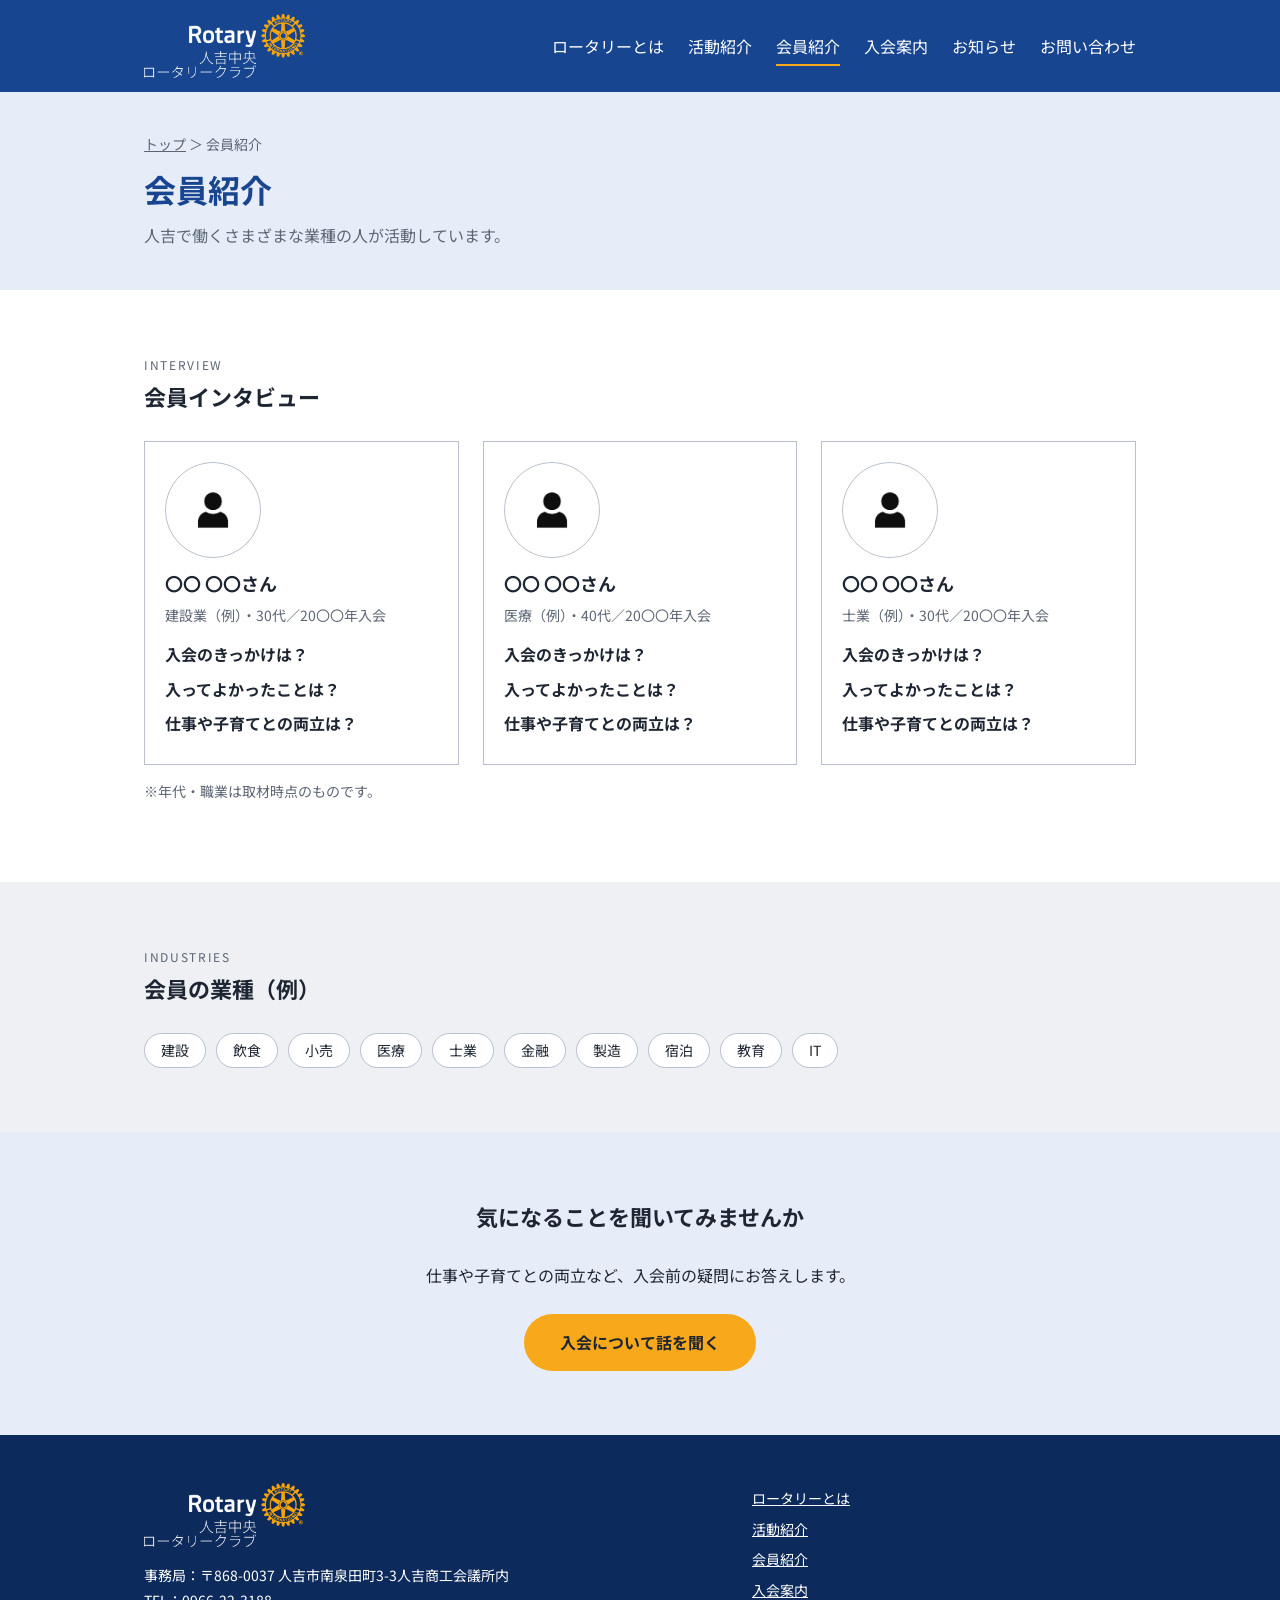
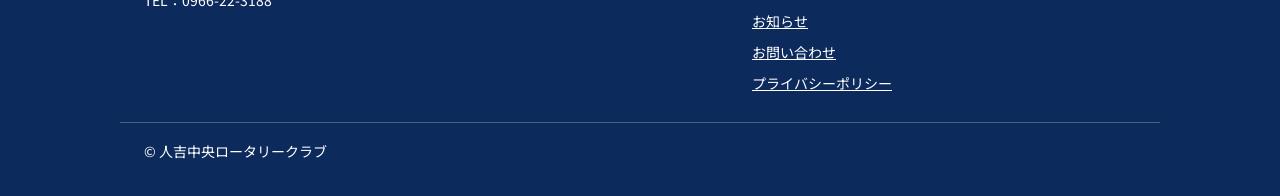
<file: members.html>
<!DOCTYPE html>
<html lang="ja">
  <head>
    <meta charset="utf-8">
    <meta name="viewport" content="width=device-width, initial-scale=1">
    <title>会員紹介｜人吉中央ロータリークラブ</title>
    <link rel="preconnect" href="https://fonts.googleapis.com">
    <link rel="preconnect" href="https://fonts.gstatic.com" crossorigin>
    <link href="https://fonts.googleapis.com/css2?family=Noto+Sans+JP:wght@400;500;700&display=swap" rel="stylesheet">
    <link rel="stylesheet" href="css/style.css">
  </head>
  <body class="hs">
    <header>
      <div class="wrap">
        <a class="logo" href="index.html" aria-label="人吉中央ロータリークラブ トップへ"><img src="assets/logo.png" alt="人吉中央ロータリークラブ（Rotary）"></a>
        <button class="mb" aria-expanded="false" aria-controls="gn">メニュー</button>
        <nav class="gnav" id="gn" aria-label="メインメニュー">
          <ul>
            <li><a href="about.html">ロータリーとは</a></li>
            <li><a href="activities.html">活動紹介</a></li>
            <li><a href="members.html" aria-current="page">会員紹介</a></li>
            <li><a href="join.html">入会案内</a></li>
            <li><a href="news.html">お知らせ</a></li>
            <li><a href="contact.html">お問い合わせ</a></li>
          </ul>
        </nav>
      </div>
    </header>
    <main>
      <div class="pt">
        <div class="wrap">
          <div class="crumb"><a href="index.html">トップ</a> ＞ 会員紹介</div>
          <h1>会員紹介</h1>
          <p>人吉で働くさまざまな業種の人が活動しています。</p>
        </div>
      </div>
      <section>
        <div class="wrap">
          <p class="lb">INTERVIEW</p>
          <h2>会員インタビュー</h2>
          <div class="grid g3">
            <article class="card">
              <div class="in">
                <div style="width:96px;margin-bottom:12px">
                  <div class="ph sq" role="img" aria-label="顔写真">
                    <span>顔写真</span>
                    <img src="assets/images.png" alt="〇〇 〇〇さんの顔写真" width="96" height="96" onerror="this.remove()">
                  </div>
                </div>
                <h3>〇〇 〇〇さん</h3>
                <p class="sub" style="margin:0 0 12px">建設業（例）・30代／20〇〇年入会</p>
                <p style="margin:0 0 6px"><b>入会のきっかけは？</b></p>
                <p style="margin:0 0 6px"><b>入ってよかったことは？</b></p>
                <p style="margin:0 0 6px"><b>仕事や子育てとの両立は？</b></p>
              </div>
            </article>
            <article class="card">
              <div class="in">
                <div style="width:96px;margin-bottom:12px">
                  <div class="ph sq" role="img" aria-label="顔写真（女性会員）">
                    <span>顔写真（女性会員）</span>
                    <img src="assets/images.png" alt="〇〇 〇〇さんの顔写真" width="96" height="96" onerror="this.remove()">
                  </div>
                </div>
                <h3>〇〇 〇〇さん</h3>
                <p class="sub" style="margin:0 0 12px">医療（例）・40代／20〇〇年入会</p>
                <p style="margin:0 0 6px"><b>入会のきっかけは？</b></p>
                <p style="margin:0 0 6px"><b>入ってよかったことは？</b></p>
                <p style="margin:0 0 6px"><b>仕事や子育てとの両立は？</b></p>
              </div>
            </article>
            <article class="card">
              <div class="in">
                <div style="width:96px;margin-bottom:12px">
                  <div class="ph sq" role="img" aria-label="顔写真（女性会員）">
                    <span>顔写真（女性会員）</span>
                    <img src="assets/images.png" alt="〇〇 〇〇さんの顔写真" width="96" height="96" onerror="this.remove()">
                  </div>
                </div>
                <h3>〇〇 〇〇さん</h3>
                <p class="sub" style="margin:0 0 12px">士業（例）・30代／20〇〇年入会</p>
                <p style="margin:0 0 6px"><b>入会のきっかけは？</b></p>
                <p style="margin:0 0 6px"><b>入ってよかったことは？</b></p>
                <p style="margin:0 0 6px"><b>仕事や子育てとの両立は？</b></p>
              </div>
            </article>
          </div>
          <p class="sub">※年代・職業は取材時点のものです。</p>
        </div>
      </section>
      <section class="alt">
        <div class="wrap">
          <p class="lb">INDUSTRIES</p>
          <h2>会員の業種（例）</h2>
          <ul class="chips">
            <li>建設</li>
            <li>飲食</li>
            <li>小売</li>
            <li>医療</li>
            <li>士業</li>
            <li>金融</li>
            <li>製造</li>
            <li>宿泊</li>
            <li>教育</li>
            <li>IT</li>
          </ul>
        </div>
      </section>
      <section class="cta">
        <div class="wrap">
          <h2>気になることを聞いてみませんか</h2>
          <p>仕事や子育てとの両立など、入会前の疑問にお答えします。</p>
          <a class="btn" href="contact.html">入会について話を聞く</a>
        </div>
      </section>
    </main>
    <footer>
      <div class="wrap">
        <div><img src="assets/logo.png" alt="人吉中央ロータリークラブ（Rotary）">事務局：〒868-0037 人吉市南泉田町3-3人吉商工会議所内<br>TEL：0966-22-3188</div>
        <ul>
          <li><a href="about.html">ロータリーとは</a></li>
          <li><a href="activities.html">活動紹介</a></li>
          <li><a href="members.html">会員紹介</a></li>
          <li><a href="join.html">入会案内</a></li>
          <li><a href="news.html">お知らせ</a></li>
          <li><a href="contact.html">お問い合わせ</a></li>
          <li><a href="privacy.html">プライバシーポリシー</a></li>
        </ul>
      </div>
      <div class="cp">© 人吉中央ロータリークラブ</div>
    </footer>
    <div class="fx">
      <a class="btn" href="contact.html">入会について話を聞く</a>
    </div>
    <script src="js/main.js"></script>
  </body>
</html>
</file>
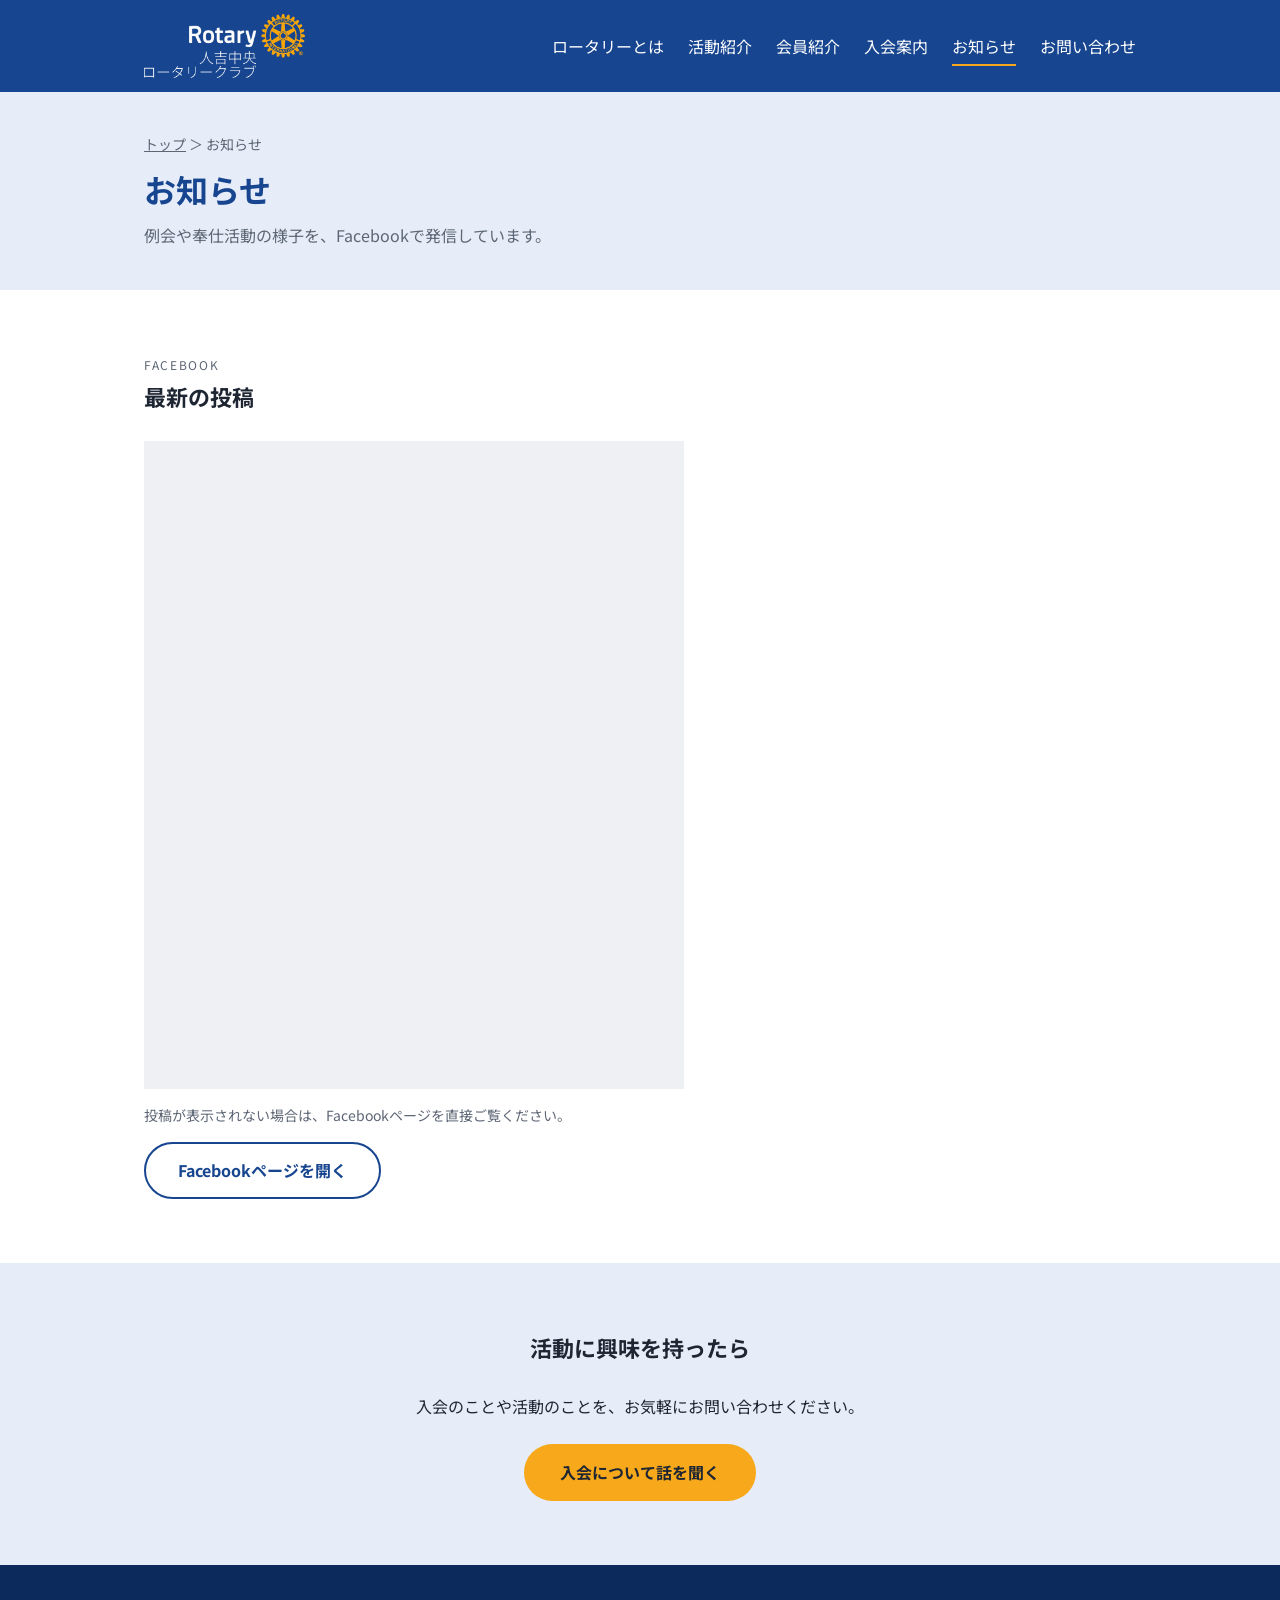
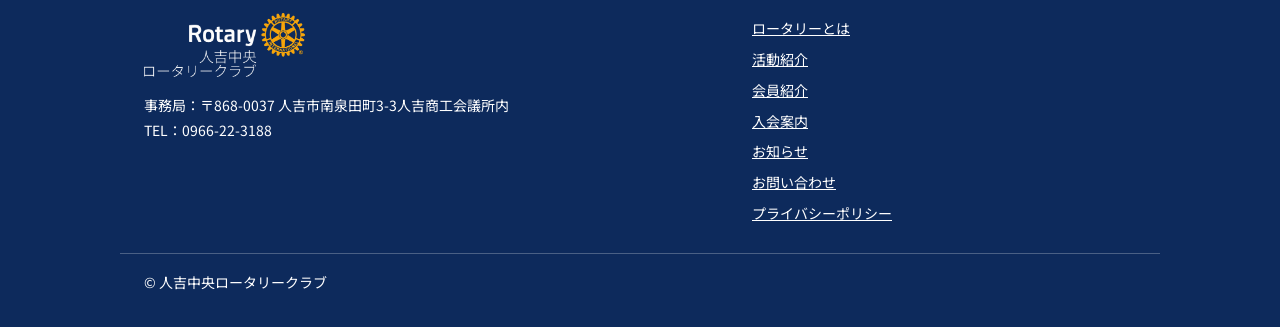
<file: news.html>
<!DOCTYPE html>
<html lang="ja">
  <head>
    <meta charset="utf-8">
    <meta name="viewport" content="width=device-width, initial-scale=1">
    <title>お知らせ｜人吉中央ロータリークラブ</title>
    <link rel="preconnect" href="https://fonts.googleapis.com">
    <link rel="preconnect" href="https://fonts.gstatic.com" crossorigin>
    <link href="https://fonts.googleapis.com/css2?family=Noto+Sans+JP:wght@400;500;700&display=swap" rel="stylesheet">
    <link rel="stylesheet" href="css/style.css">
  </head>
  <body class="hs">
    <header>
      <div class="wrap">
        <a class="logo" href="index.html" aria-label="人吉中央ロータリークラブ トップへ"><img src="assets/logo.png" alt="人吉中央ロータリークラブ（Rotary）"></a>
        <button class="mb" aria-expanded="false" aria-controls="gn">メニュー</button>
        <nav class="gnav" id="gn" aria-label="メインメニュー">
          <ul>
            <li><a href="about.html">ロータリーとは</a></li>
            <li><a href="activities.html">活動紹介</a></li>
            <li><a href="members.html">会員紹介</a></li>
            <li><a href="join.html">入会案内</a></li>
            <li><a href="news.html" aria-current="page">お知らせ</a></li>
            <li><a href="contact.html">お問い合わせ</a></li>
          </ul>
        </nav>
      </div>
    </header>
    <main>
      <div class="pt">
        <div class="wrap">
          <div class="crumb"><a href="index.html">トップ</a> ＞ お知らせ</div>
          <h1>お知らせ</h1>
          <p>例会や奉仕活動の様子を、Facebookで発信しています。</p>
        </div>
      </div>
      <section>
        <div class="wrap">
          <p class="lb">FACEBOOK</p>
          <h2>最新の投稿</h2>
          <div class="box" style="max-width:540px">
            <iframe title="人吉中央ロータリークラブのFacebook投稿" loading="lazy" src="https://www.facebook.com/plugins/page.php?href=https%3A%2F%2Fwww.facebook.com%2Fhitoyoshi.chuo.rc%2F&tabs=timeline&width=500&height=600&small_header=true&adapt_container_width=true&hide_cover=false&show_facepile=false&locale=ja_JP" width="500" height="600" style="border:0;width:100%;max-width:500px;height:600px;display:block;margin:0 auto" scrolling="no" allow="autoplay; clipboard-write; encrypted-media; picture-in-picture; web-share">
            </iframe>
          </div>
          <p class="sub">投稿が表示されない場合は、Facebookページを直接ご覧ください。</p>
          <a class="btn2" href="https://www.facebook.com/hitoyoshi.chuo.rc/" target="_blank" rel="noopener">Facebookページを開く</a>
        </div>
      </section>
      <section class="cta">
        <div class="wrap">
          <h2>活動に興味を持ったら</h2>
          <p>入会のことや活動のことを、お気軽にお問い合わせください。</p>
          <a class="btn" href="contact.html">入会について話を聞く</a>
        </div>
      </section>
    </main>
    <footer>
      <div class="wrap">
        <div><img src="assets/logo.png" alt="人吉中央ロータリークラブ（Rotary）">事務局：〒868-0037 人吉市南泉田町3-3人吉商工会議所内<br>TEL：0966-22-3188</div>
        <ul>
          <li><a href="about.html">ロータリーとは</a></li>
          <li><a href="activities.html">活動紹介</a></li>
          <li><a href="members.html">会員紹介</a></li>
          <li><a href="join.html">入会案内</a></li>
          <li><a href="news.html">お知らせ</a></li>
          <li><a href="contact.html">お問い合わせ</a></li>
          <li><a href="privacy.html">プライバシーポリシー</a></li>
        </ul>
      </div>
      <div class="cp">© 人吉中央ロータリークラブ</div>
    </footer>
    <div class="fx">
      <a class="btn" href="contact.html">入会について話を聞く</a>
    </div>
    <script src="js/main.js"></script>
  </body>
</html>
</file>
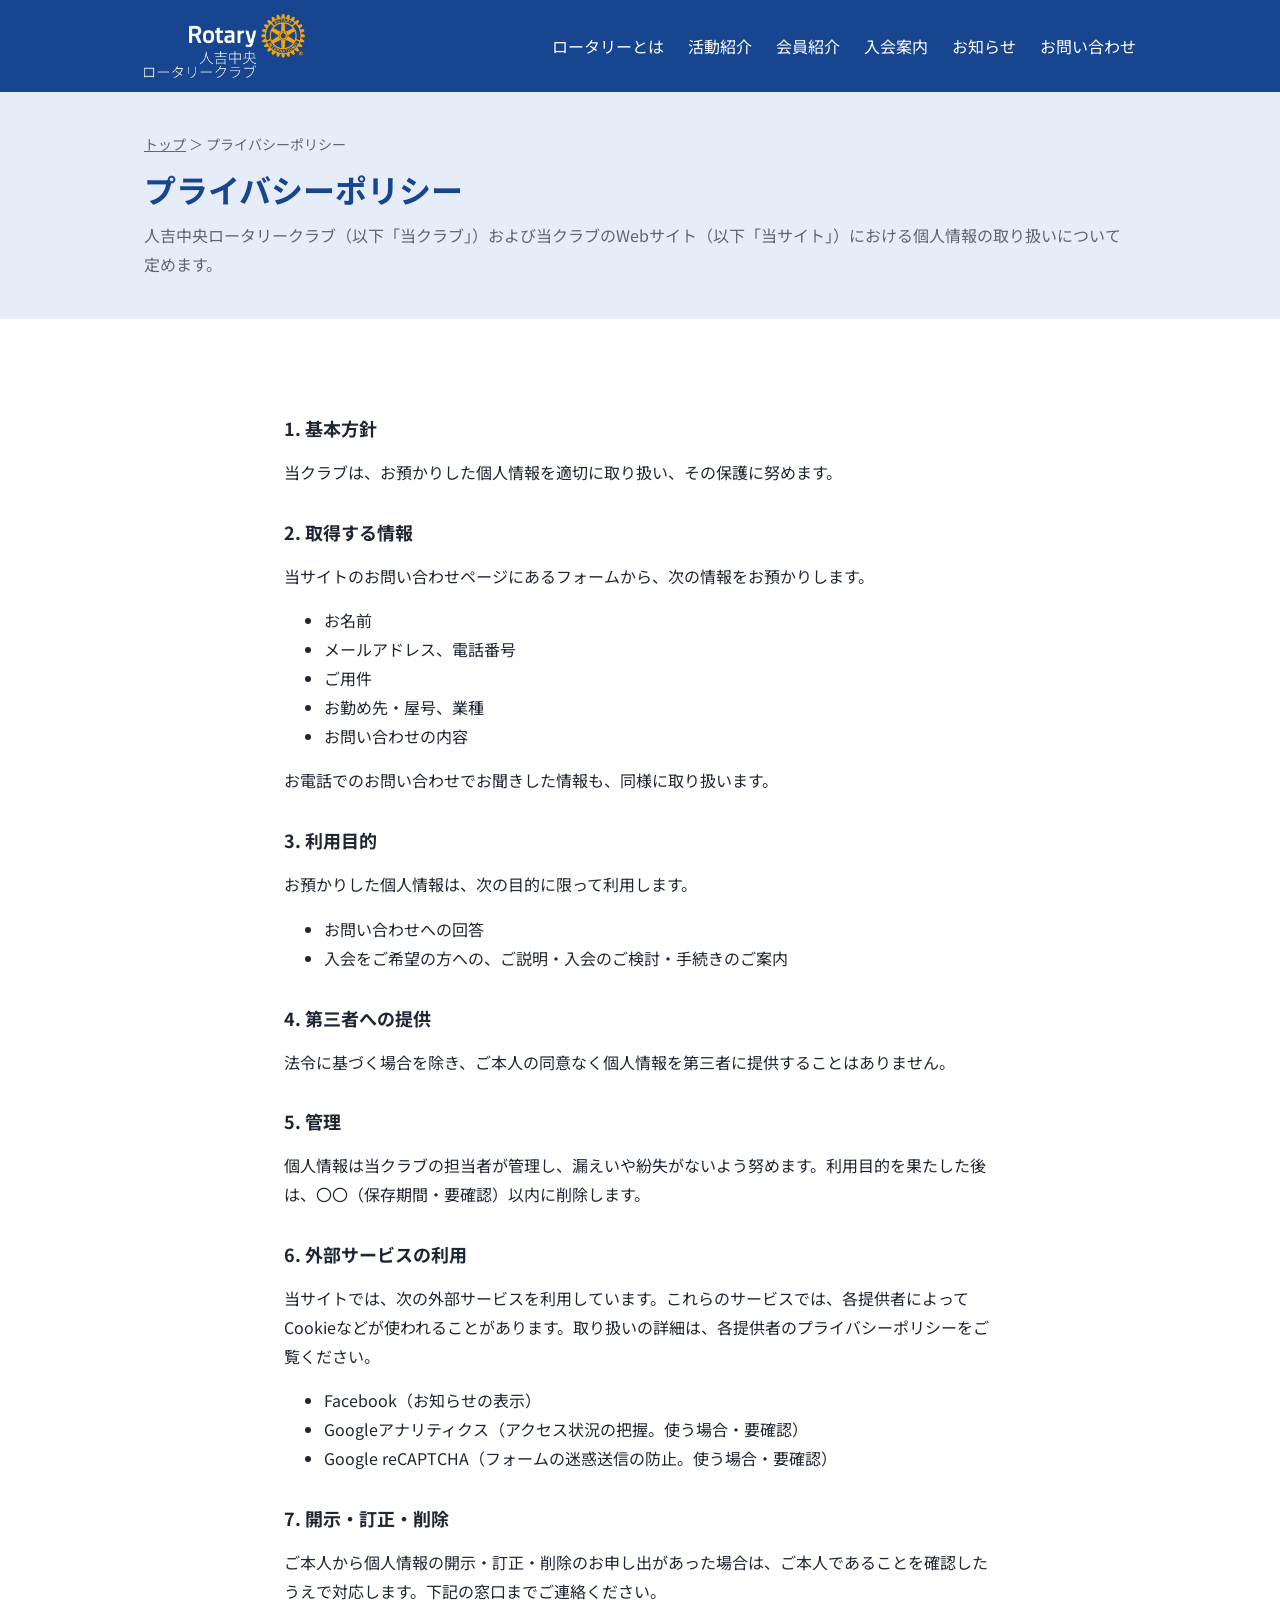
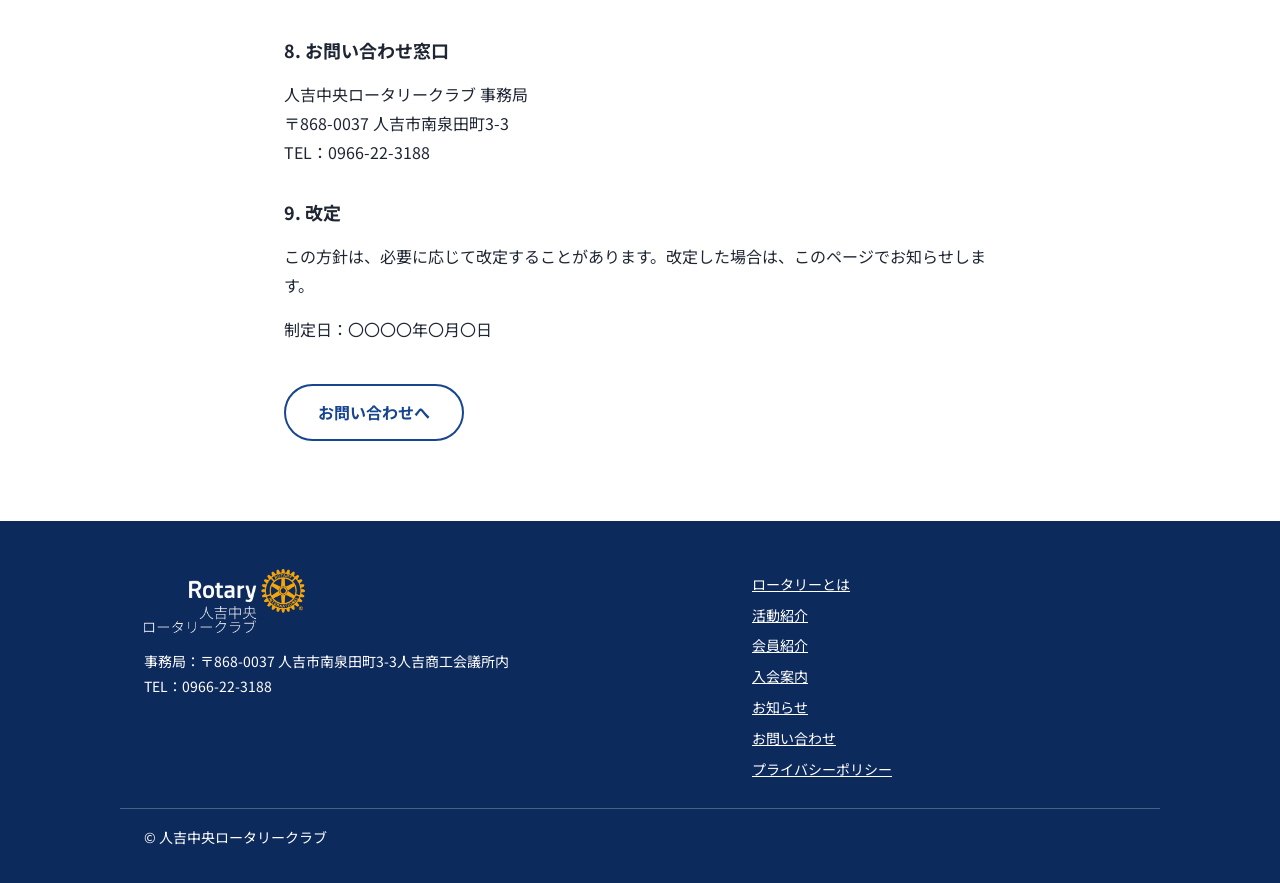
<file: privacy.html>
<!DOCTYPE html>
<html lang="ja">
  <head>
    <meta charset="utf-8">
    <meta name="viewport" content="width=device-width, initial-scale=1">
    <title>プライバシーポリシー｜人吉中央ロータリークラブ</title>
    <link rel="preconnect" href="https://fonts.googleapis.com">
    <link rel="preconnect" href="https://fonts.gstatic.com" crossorigin>
    <link href="https://fonts.googleapis.com/css2?family=Noto+Sans+JP:wght@400;500;700&display=swap" rel="stylesheet">
    <link rel="stylesheet" href="css/style.css">
  </head>
  <body class="hs">
    <header>
      <div class="wrap">
        <a class="logo" href="index.html" aria-label="人吉中央ロータリークラブ トップへ"><img src="assets/logo.png" alt="人吉中央ロータリークラブ（Rotary）"></a>
        <button class="mb" aria-expanded="false" aria-controls="gn">メニュー</button>
        <nav class="gnav" id="gn" aria-label="メインメニュー">
          <ul>
            <li><a href="about.html">ロータリーとは</a></li>
            <li><a href="activities.html">活動紹介</a></li>
            <li><a href="members.html">会員紹介</a></li>
            <li><a href="join.html">入会案内</a></li>
            <li><a href="news.html">お知らせ</a></li>
            <li><a href="contact.html">お問い合わせ</a></li>
          </ul>
        </nav>
      </div>
    </header>
    <main>
      <div class="pt">
        <div class="wrap">
          <div class="crumb"><a href="index.html">トップ</a> ＞ プライバシーポリシー</div>
          <h1>プライバシーポリシー</h1>
          <p>人吉中央ロータリークラブ（以下「当クラブ」）および当クラブのWebサイト（以下「当サイト」）における個人情報の取り扱いについて定めます。</p>
        </div>
      </div>
      <section>
        <div class="wrap" style="max-width:760px">
          <h3 style="font-size:18px;margin:32px 0 8px">1. 基本方針</h3>
          <p>当クラブは、お預かりした個人情報を適切に取り扱い、その保護に努めます。</p>
          <h3 style="font-size:18px;margin:32px 0 8px">2. 取得する情報</h3>
          <p>当サイトのお問い合わせページにあるフォームから、次の情報をお預かりします。</p>
          <ul>
            <li>お名前</li>
            <li>メールアドレス、電話番号</li>
            <li>ご用件</li>
            <li>お勤め先・屋号、業種</li>
            <li>お問い合わせの内容</li>
          </ul>
          <p>お電話でのお問い合わせでお聞きした情報も、同様に取り扱います。</p>
          <h3 style="font-size:18px;margin:32px 0 8px">3. 利用目的</h3>
          <p>お預かりした個人情報は、次の目的に限って利用します。</p>
          <ul>
            <li>お問い合わせへの回答</li>
            <li>入会をご希望の方への、ご説明・入会のご検討・手続きのご案内</li>
          </ul>
          <h3 style="font-size:18px;margin:32px 0 8px">4. 第三者への提供</h3>
          <p>法令に基づく場合を除き、ご本人の同意なく個人情報を第三者に提供することはありません。</p>
          <h3 style="font-size:18px;margin:32px 0 8px">5. 管理</h3>
          <p>個人情報は当クラブの担当者が管理し、漏えいや紛失がないよう努めます。利用目的を果たした後は、〇〇（保存期間・要確認）以内に削除します。</p>
          <h3 style="font-size:18px;margin:32px 0 8px">6. 外部サービスの利用</h3>
          <p>当サイトでは、次の外部サービスを利用しています。これらのサービスでは、各提供者によってCookieなどが使われることがあります。取り扱いの詳細は、各提供者のプライバシーポリシーをご覧ください。</p>
          <ul>
            <li>Facebook（お知らせの表示）</li>
            <li>Googleアナリティクス（アクセス状況の把握。使う場合・要確認）</li>
            <li>Google reCAPTCHA（フォームの迷惑送信の防止。使う場合・要確認）</li>
          </ul>
          <h3 style="font-size:18px;margin:32px 0 8px">7. 開示・訂正・削除</h3>
          <p>ご本人から個人情報の開示・訂正・削除のお申し出があった場合は、ご本人であることを確認したうえで対応します。下記の窓口までご連絡ください。</p>
          <h3 style="font-size:18px;margin:32px 0 8px">8. お問い合わせ窓口</h3>
          <p>人吉中央ロータリークラブ 事務局<br>〒868-0037 人吉市南泉田町3-3<br>TEL：0966-22-3188</p>
          <h3 style="font-size:18px;margin:32px 0 8px">9. 改定</h3>
          <p>この方針は、必要に応じて改定することがあります。改定した場合は、このページでお知らせします。</p>
          <p>制定日：〇〇〇〇年〇月〇日</p>
          <p style="margin-top:40px"><a class="btn2" href="contact.html">お問い合わせへ</a></p>
        </div>
      </section>
    </main>
    <footer>
      <div class="wrap">
        <div><img src="assets/logo.png" alt="人吉中央ロータリークラブ（Rotary）">事務局：〒868-0037 人吉市南泉田町3-3人吉商工会議所内<br>TEL：0966-22-3188</div>
        <ul>
          <li><a href="about.html">ロータリーとは</a></li>
          <li><a href="activities.html">活動紹介</a></li>
          <li><a href="members.html">会員紹介</a></li>
          <li><a href="join.html">入会案内</a></li>
          <li><a href="news.html">お知らせ</a></li>
          <li><a href="contact.html">お問い合わせ</a></li>
          <li><a href="privacy.html">プライバシーポリシー</a></li>
        </ul>
      </div>
      <div class="cp">© 人吉中央ロータリークラブ</div>
    </footer>
    <div class="fx">
      <a class="btn" href="contact.html">入会について話を聞く</a>
    </div>
    <script src="js/main.js"></script>
  </body>
</html>
</file>
<file: css/style.css>
:root{--blue:#17458F;--navy:#0D2A5C;--gold:#F7A81B;--lblue:#E6EDF8;--lgray:#EEF0F4;--gray:#DDE2EA;--line:#B9C0CC;--ink:#1F2633;--sub:#5D6675;
--f:"Noto Sans JP","Hiragino Sans","Yu Gothic",Meiryo,sans-serif;box-sizing:border-box}
*,*::before,*::after{box-sizing:border-box}
html{scroll-behavior:smooth}
body{margin:0;font:16px/1.8 var(--f);color:var(--ink);background:#fff;padding-bottom:env(safe-area-inset-bottom,0px)}
a{color:var(--blue)}img{max-width:100%}
:focus-visible{outline:3px solid var(--blue);outline-offset:3px}
header :focus-visible,footer :focus-visible,.hero :focus-visible{outline-color:#fff}
.wrap{max-width:1040px;margin:0 auto;padding:0 24px}
h1,h2,h3{line-height:1.5;margin:0}
.lb{font-size:12px;letter-spacing:.14em;color:var(--sub);margin:0}
.sub{font-size:14px;color:var(--sub)}
/* header */
header{background:var(--blue);color:#fff;position:sticky;top:0;z-index:20;padding-top:env(safe-area-inset-top,0px)}
header .wrap{display:flex;align-items:center;justify-content:space-between;gap:16px;padding-top:14px;padding-bottom:14px}
.logo img{display:block;height:64px;width:auto}
nav.gnav ul{display:flex;gap:4px 24px;list-style:none;margin:0;padding:0}
nav.gnav a{color:#fff;text-decoration:none;padding:6px 0;border-bottom:2px solid transparent}
nav.gnav a:hover,nav.gnav a[aria-current]{border-bottom-color:var(--gold)}
.mb{display:none;background:none;border:1px solid #fff;color:#fff;font:inherit;font-size:14px;padding:6px 14px;border-radius:4px;cursor:pointer}
@media(max-width:860px){.mb{display:block}nav.gnav{display:none;position:absolute;left:0;right:0;top:100%;background:var(--blue);padding:8px 24px 20px;border-top:1px solid rgba(255,255,255,.3)}nav.gnav.open{display:block}nav.gnav ul{flex-direction:column}nav.gnav a{display:block;padding:12px 0}.logo img{height:56px}}
/* buttons：塗りのゴールドはお問い合わせボタン専用 */
.btn{display:inline-block;background:var(--gold);color:var(--ink);font-weight:700;text-decoration:none;padding:14px 36px;border-radius:999px;border:2px solid var(--gold);border:0;font-family:inherit;font-size:16px;cursor:pointer}
.btn:hover{background:#fff;box-shadow:inset 0 0 0 2px var(--blue);color:var(--blue)}
.btn2{display:inline-block;border:2px solid var(--blue);color:var(--blue);font-weight:700;text-decoration:none;padding:12px 32px;border-radius:999px}
.btn2:hover{background:var(--blue);color:#fff}
/* sections */
section{padding:64px 0}
section h2{font-size:20px;margin:4px 0 28px}
.alt{background:var(--lgray)}
@media(min-width:861px){section h2{font-size:22px}}
.ph{aspect-ratio:4/3;background:var(--gray);border:1px solid var(--line);display:grid;place-items:center;text-align:center;color:var(--sub);font-size:14px;padding:12px;background-image:linear-gradient(to top right,transparent calc(50% - 1px),var(--line) 50%,transparent calc(50% + 1px)),linear-gradient(to bottom right,transparent calc(50% - 1px),var(--line) 50%,transparent calc(50% + 1px))}
.ph span{background:var(--gray);padding:2px 10px}
.ph.sq{aspect-ratio:1/1;border-radius:50%}
.ph{position:relative;overflow:hidden}
.ph img{position:absolute;inset:0;width:100%;height:100%;object-fit:cover;border-radius:inherit}
.grid{display:grid;gap:24px}.g3{grid-template-columns:repeat(3,1fr)}.g2{grid-template-columns:1fr 1fr}.g4{grid-template-columns:repeat(4,1fr)}
@media(max-width:860px){.g3,.g4{grid-template-columns:1fr}.g2{grid-template-columns:1fr}}
.card{background:#fff;border:1px solid var(--line)}
.card .in{padding:20px}
.card h3{font-size:18px;margin:0 0 6px}
.box{background:var(--lgray);padding:24px}
.ico{display:block;width:56px;height:56px;border-radius:50%;background:var(--gray);border:1px solid var(--line);margin:0 auto 12px}
.tc{text-align:center}
.chips{display:flex;flex-wrap:wrap;gap:10px;list-style:none;padding:0;margin:0}
.chips li{border:1px solid var(--line);border-radius:999px;padding:4px 16px;font-size:14px;background:#fff}
/* hero */
.hero{position:relative;color:#fff;min-height:460px;display:grid;align-items:center;overflow:hidden;background:var(--navy)}
.slide{position:absolute;inset:0;opacity:0;transition:opacity 1s;background:var(--gray);display:grid;place-items:end end;padding:16px;color:var(--sub);font-size:14px}
.slide.on{opacity:1}
.hero::after{content:"";position:absolute;inset:0;background:linear-gradient(90deg,rgba(13,42,92,.82),rgba(13,42,92,.35))}
.hero .wrap{width:100%;position:relative;z-index:2;padding-top:56px;padding-bottom:56px}
.hero h1{font-size:clamp(26px,5vw,42px);max-width:15em}
.hero p{max-width:30em;margin:16px 0 28px}
.hero .lk{margin-left:12px;color:#fff;text-decoration:underline}
/* sub page */
.pt{background:var(--lblue);padding:40px 0}
.crumb{font-size:14px;color:var(--sub);margin-bottom:8px}.crumb a{color:var(--sub)}
.pt h1{font-size:24px;color:var(--blue)}
.pt p{margin:8px 0 0;color:var(--sub)}
@media(min-width:861px){.pt h1{font-size:32px}}
.cta{background:var(--lblue);text-align:center}
.cta p{margin:0 0 24px}
/* faq */
details{border:1px solid var(--line);background:#fff;margin:0 0 10px}
summary{cursor:pointer;font-weight:700;padding:16px 20px;list-style:none;display:flex;justify-content:space-between;gap:12px}
summary::-webkit-details-marker{display:none}
summary::after{content:"＋";color:var(--blue)}details[open] summary::after{content:"－"}
details p{margin:0;padding:0 20px 18px;color:var(--ink)}
/* table */
table{width:100%;border-collapse:collapse;background:#fff}
th,td{border:1px solid var(--line);padding:14px 16px;text-align:left;vertical-align:top}
th{background:var(--lgray);width:9em;font-weight:700;color:var(--sub)}
@media(max-width:600px){th,td{display:block;width:auto}th{border-bottom:0}}
/* history / test */
.tl{border-left:3px solid var(--blue);padding-left:20px;margin:0;list-style:none}
.tl li{margin:0 0 20px}.tl b{color:var(--blue);display:block}
.test{background:var(--blue);color:#fff;padding:28px;border-radius:4px}
.test ol{margin:12px 0 0;padding-left:1.4em;font-size:18px}
/* form */
.fm{max-width:520px}
.fm label{display:block;font-weight:700;margin:0 0 24px}
.fm em{font-style:normal;font-size:12px;margin-left:8px;padding:2px 8px;border-radius:3px;vertical-align:2px}
.fm em.r{background:var(--blue);color:#fff}.fm em.o{background:var(--gray);color:var(--ink)}
.fm input,.fm select,.fm textarea{display:block;width:100%;margin-top:8px;padding:12px 14px;border:1px solid var(--line);border-radius:4px;font:inherit;font-size:16px;font-weight:400;background:#fff}
.fm textarea{min-height:180px}
.fm .note{font-size:14px;color:var(--sub);margin:-8px 0 24px}
/* footer */
footer{background:var(--navy);color:#fff;padding:48px 0 32px;font-size:14px}
footer .wrap{display:grid;grid-template-columns:1.5fr 1fr;gap:32px}
footer img{height:64px;width:auto;display:block;margin-bottom:16px}
footer a{color:#fff}footer ul{list-style:none;margin:0;padding:0;line-height:2.2}
.cp{max-width:1040px;margin:24px auto 0;padding:16px 24px 0;border-top:1px solid rgba(255,255,255,.25)}
@media(max-width:860px){footer .wrap{grid-template-columns:1fr}body.hs{padding-bottom:80px}}
/* sticky(mobile) */
.fx{display:none}
@media(max-width:860px){.fx{display:block;position:fixed;left:0;right:0;bottom:0;z-index:15;background:#fff;border-top:1px solid var(--line);padding:10px 16px calc(10px + env(safe-area-inset-bottom,0px))}.fx .btn{display:block;text-align:center}}
@media(prefers-reduced-motion:reduce){*{transition:none!important;scroll-behavior:auto!important}}
</file>
